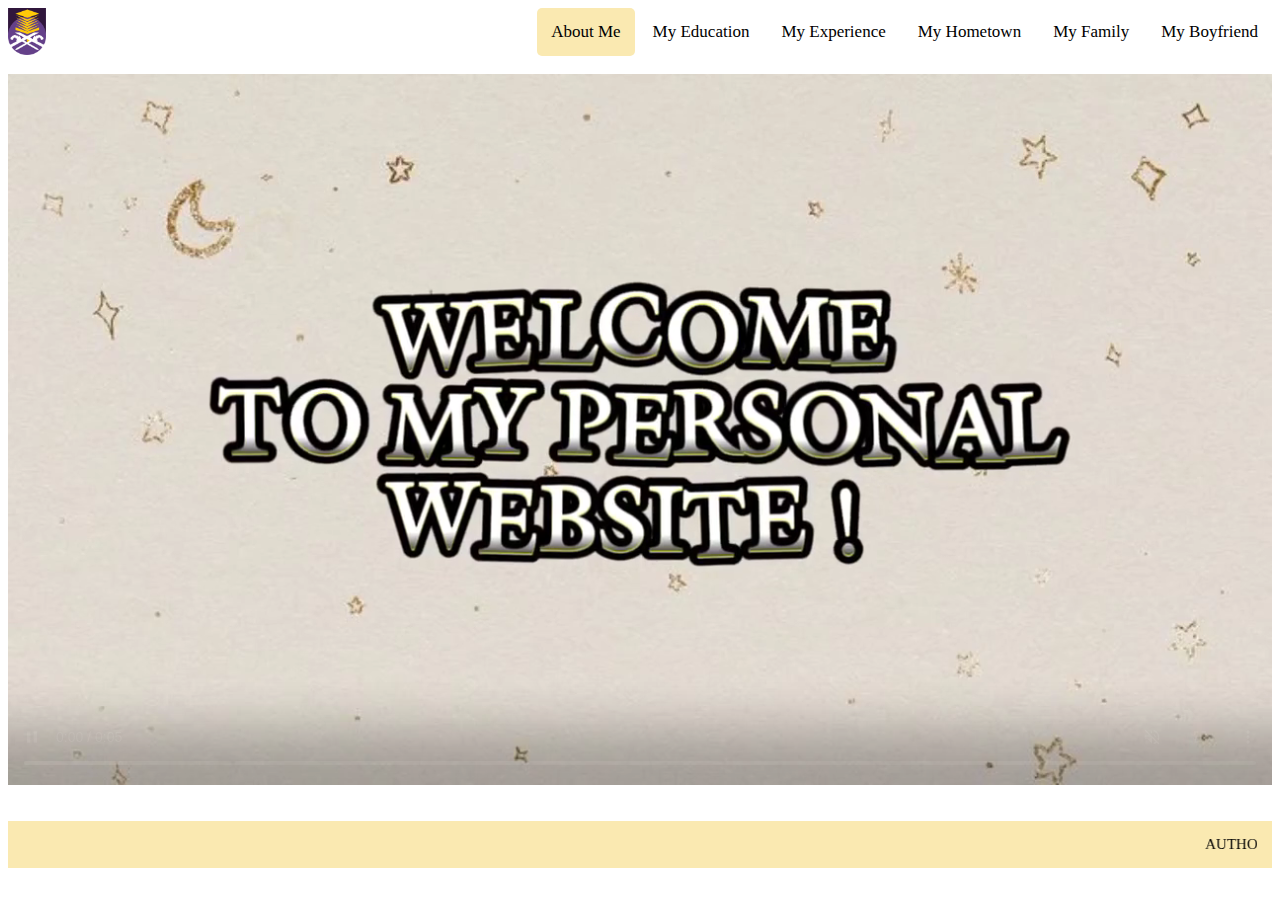
<file: index.html>
<html>
<head>
<link rel="stylesheet" href="asset/css/header.css">
<title> MY BLOG 
</title>
</head>
<body>

<div class="pill-nav" align="right">
  <a class="active" href="file:///C:/Users/Acer/Favorites/Downloads/INDIVIDUAL%20ASSIGNMENT%20IMD311/about_me.html"> About Me </a>
  <a href="file:///C:/Users/Acer/Favorites/Downloads/INDIVIDUAL%20ASSIGNMENT%20IMD311/education.html"> My Education </a>
  <a href="file:///C:/Users/Acer/Favorites/Downloads/INDIVIDUAL%20ASSIGNMENT%20IMD311/experience.html"> My Experience </a>
  <a href="file:///C:/Users/Acer/Favorites/Downloads/INDIVIDUAL%20ASSIGNMENT%20IMD311/hometown.html"> My Hometown </a>
  <a href="file:///C:/Users/Acer/Favorites/Downloads/INDIVIDUAL%20ASSIGNMENT%20IMD311/family.html"> My Family </a>
  <a href="file:///C:/Users/Acer/Favorites/Downloads/INDIVIDUAL%20ASSIGNMENT%20IMD311/boyfriend.html"> My Boyfriend </a>

<image src="asset\image\uitm.jpg.png" width="3%" align="left">

</div>

<br>
<video width="100%" controls autoplay muted loop>
  <source src="asset\video\intro.mp4" type="video/mp4">
</video>

<br><br><br>

<footer>
<marquee> AUTHOR : DANISHA BADRINA BINTI SYAMSUL HIDAYAT 
</marquee> 
</footer> 

</body>
</html>
</file>
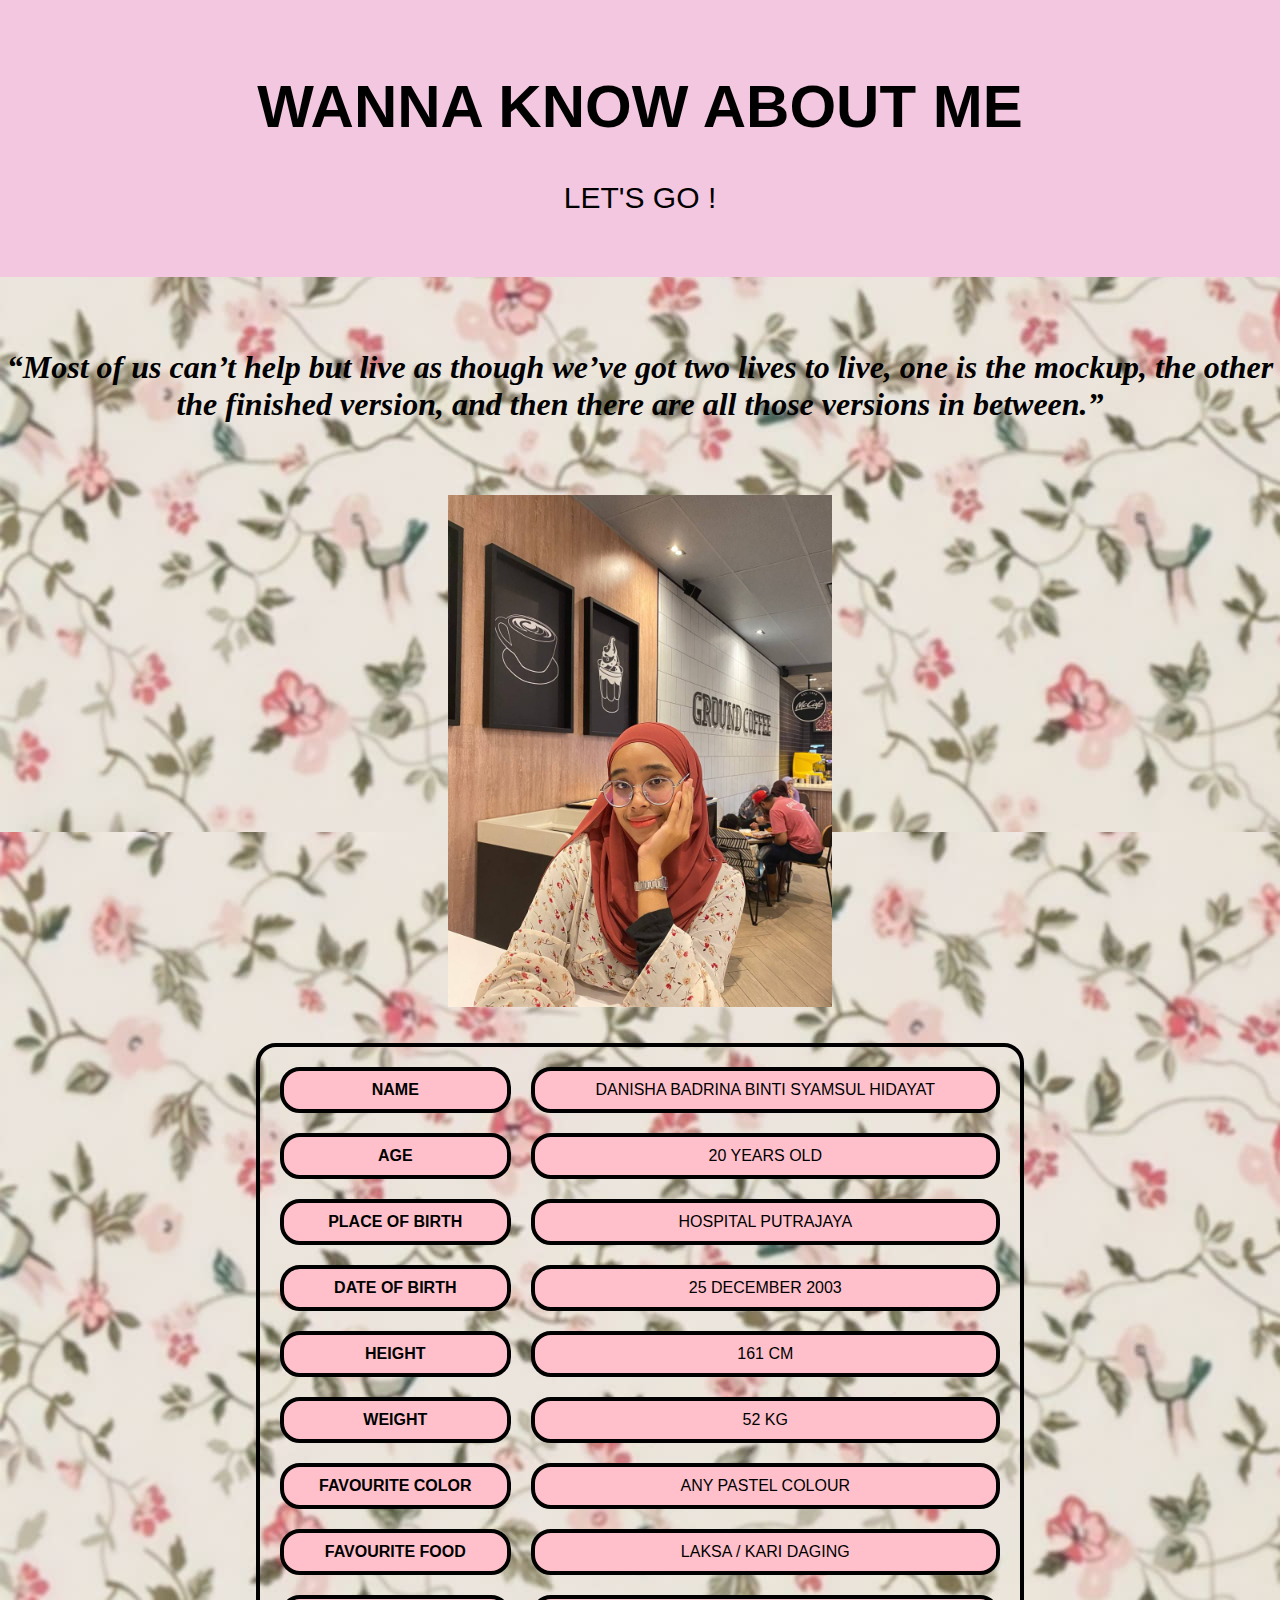
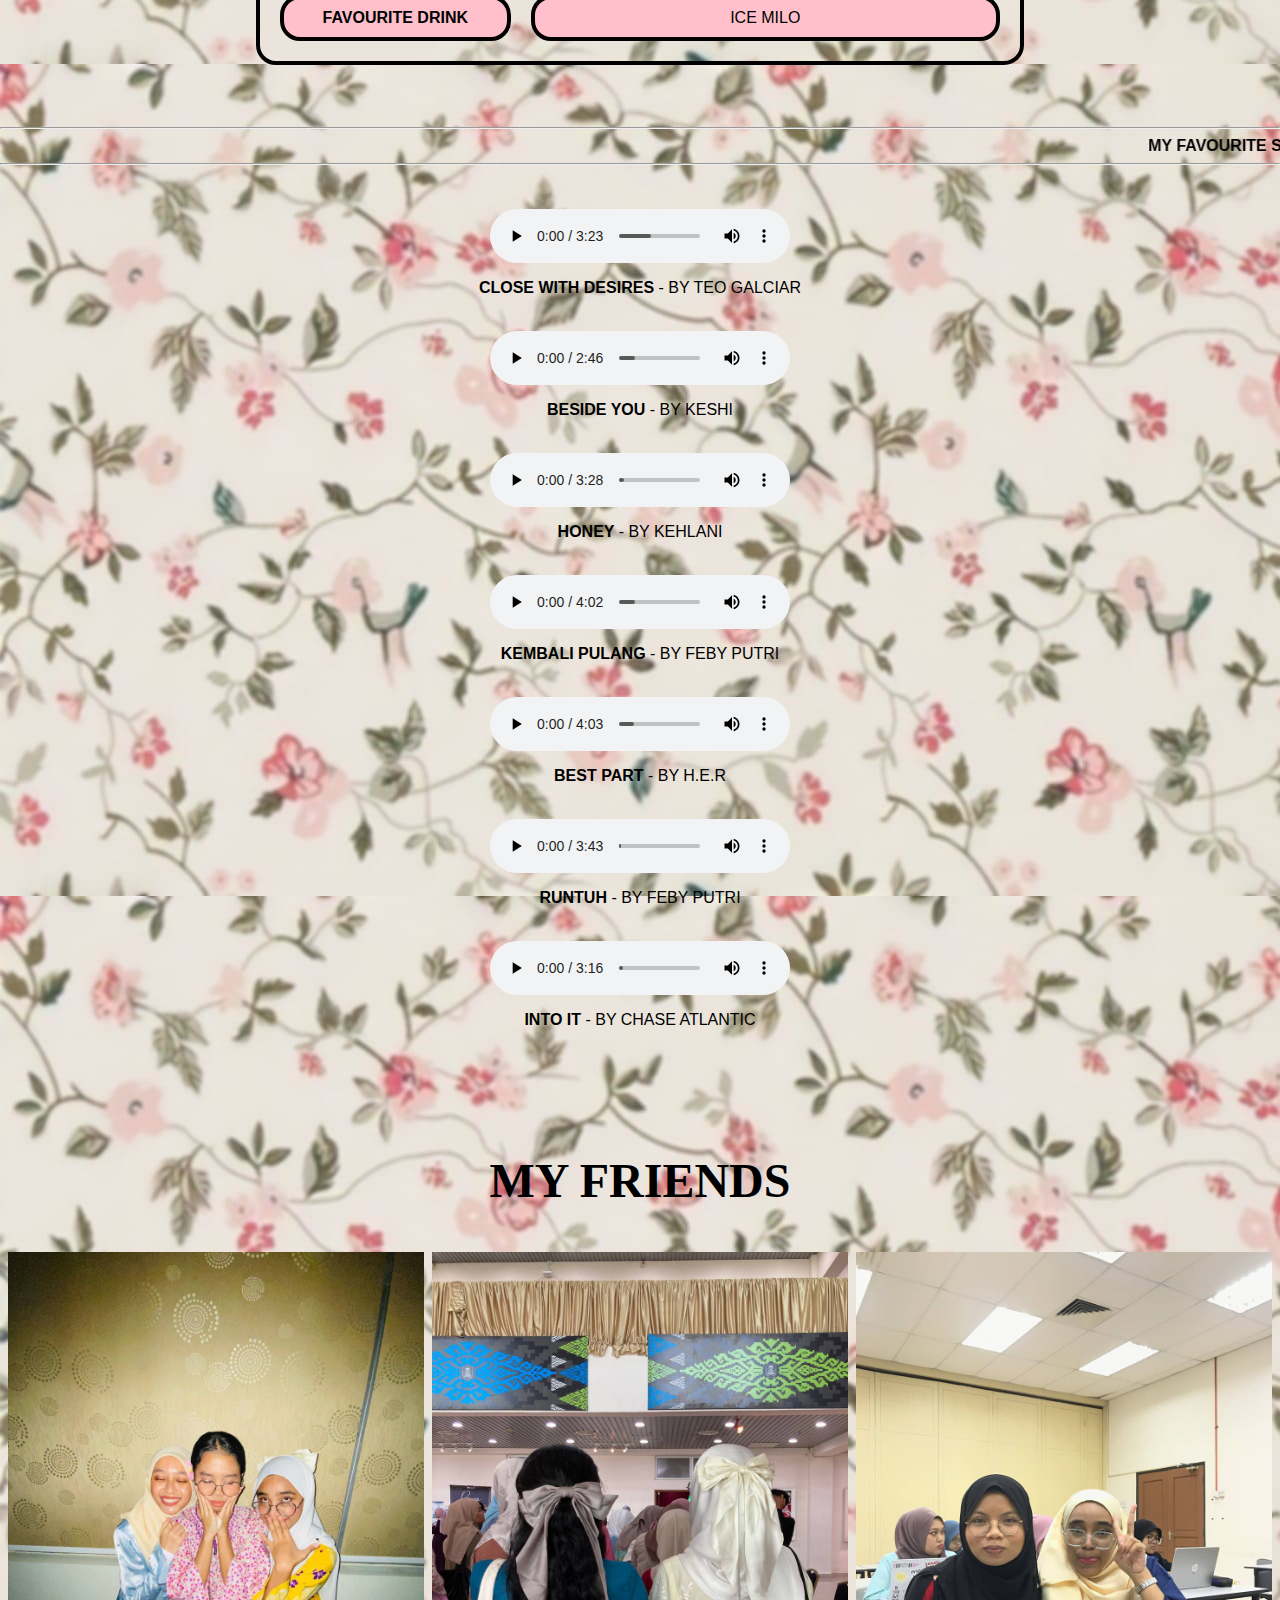
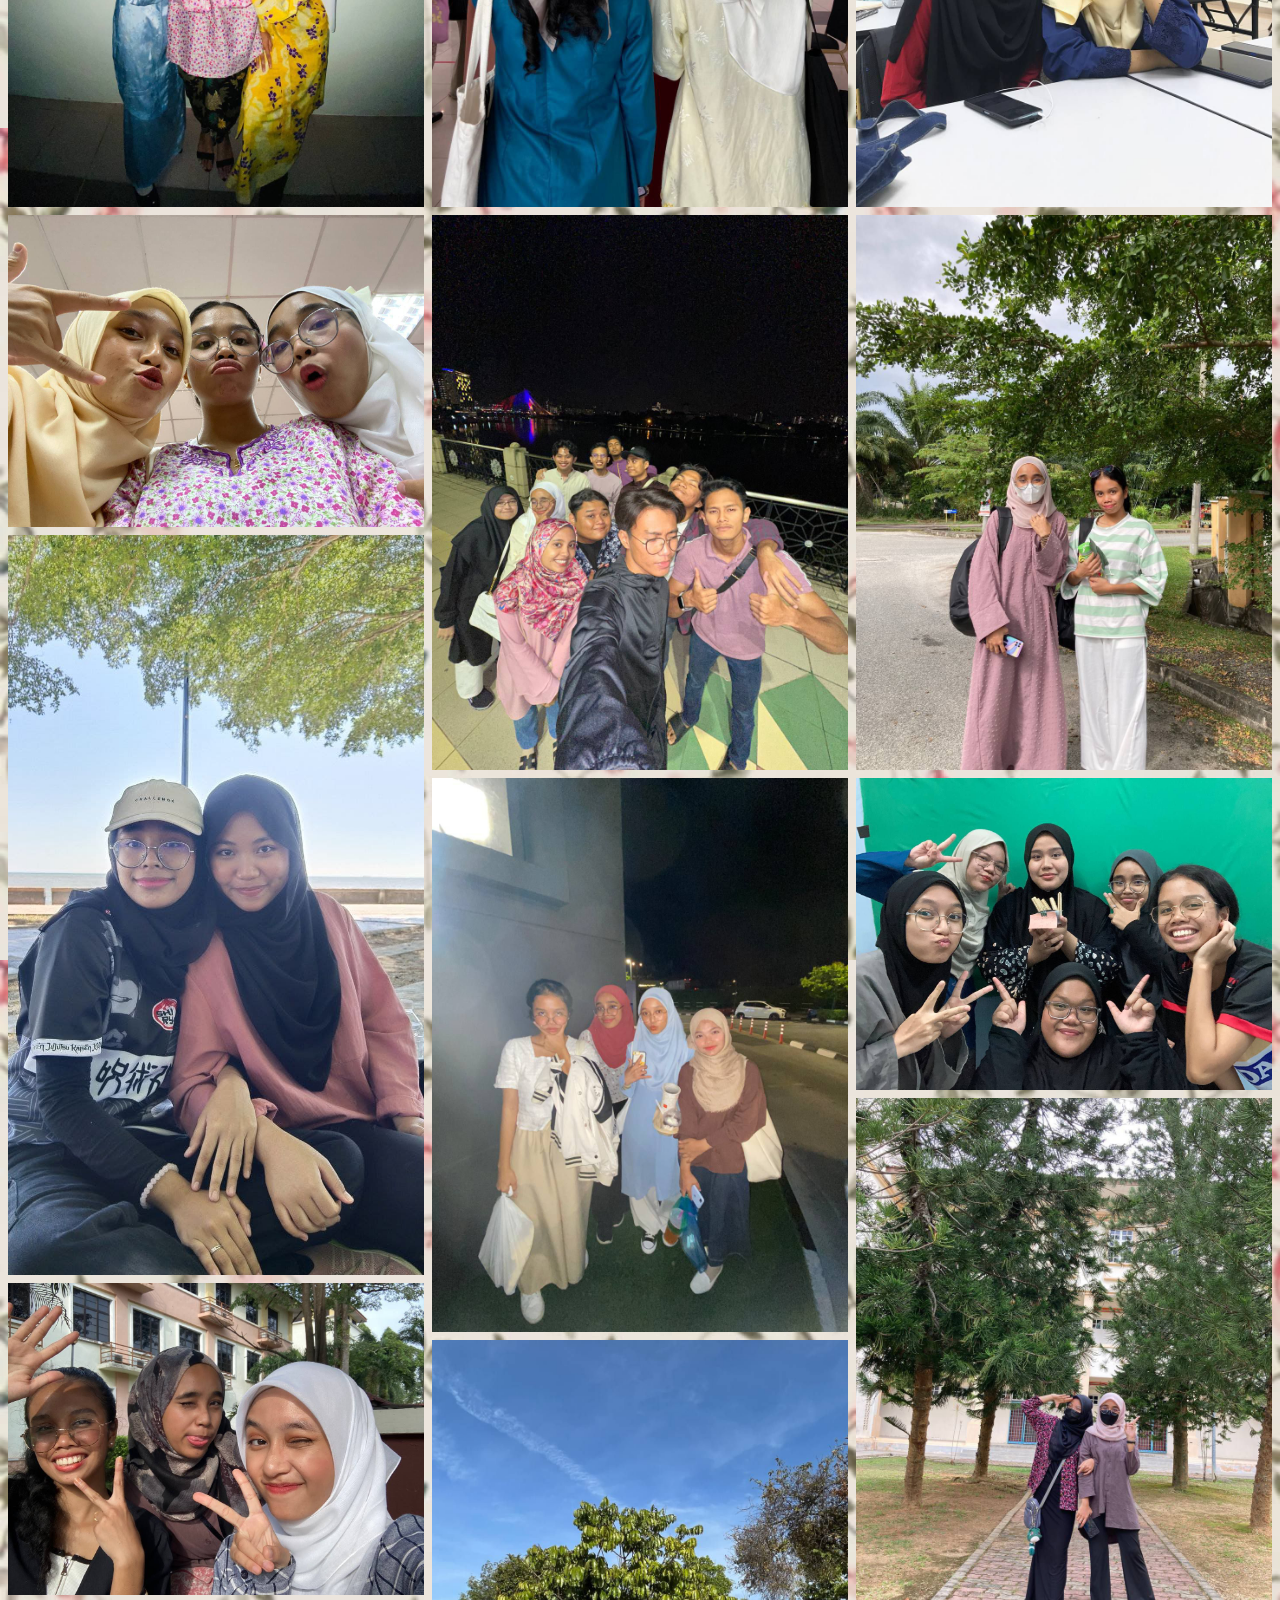
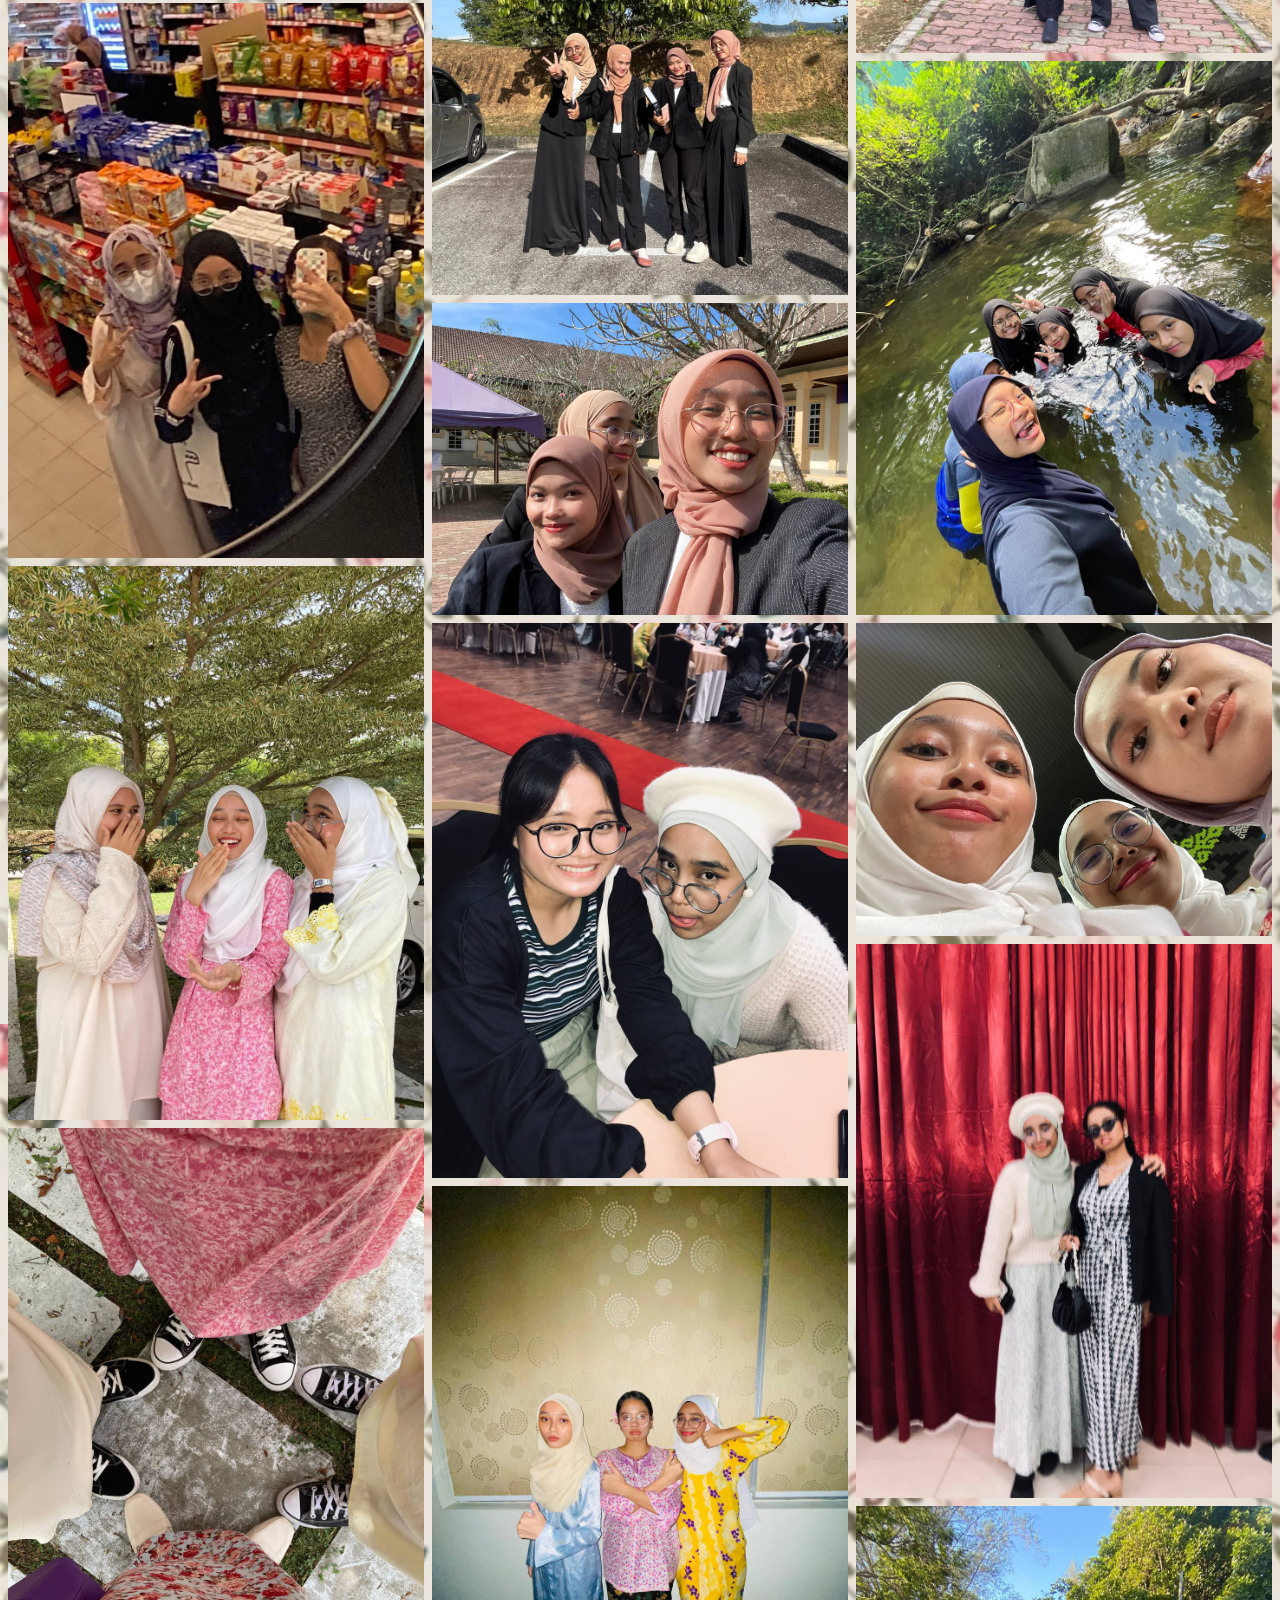
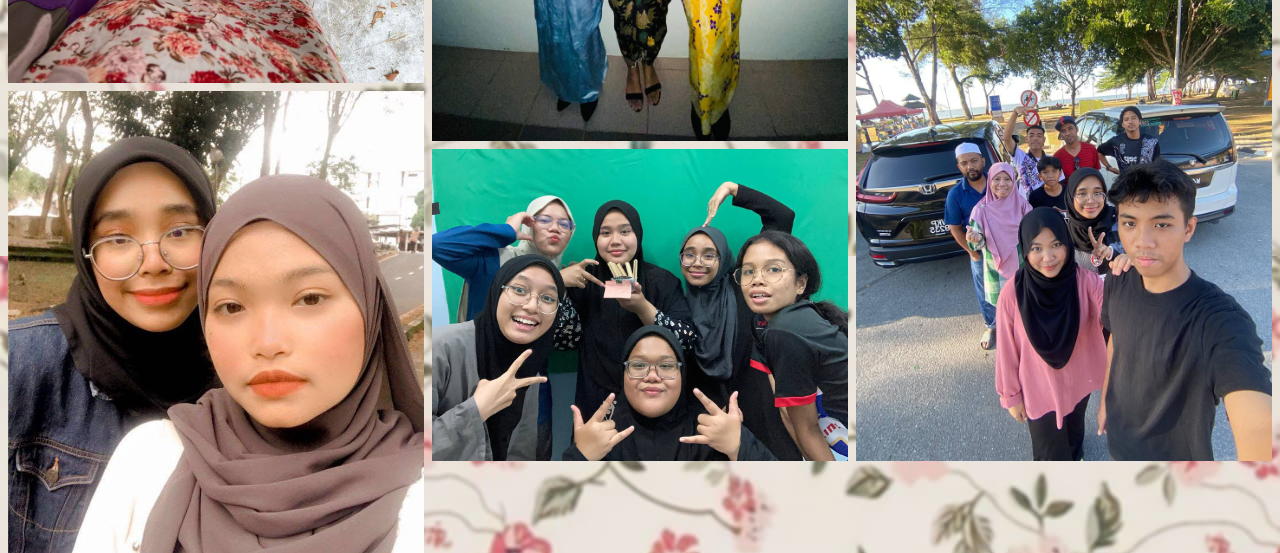
<file: about_me.html>
<html>
<head>
<link rel="stylesheet" href="asset/css/title.css">
<title> ABOUT ME 
</title>
</head>
<body background="asset\image\blur.jpg">

<div class="header">
  <h1> WANNA KNOW ABOUT ME </h1>
  <p> LET'S GO ! </p>
</div>
 
<br><br><br><br>

<center>
<font size="6" color="black" face="Signika"> <b> <i> “Most of us can’t help but live as though we’ve got two lives to live, one is the mockup, the other the finished version, and then there are all those versions in between.”  </b> </i> </font>
</center>

<br><br><br><br>
<center>
<img src="asset\image\myself.jpg.jpg" width="30%"> 
</center> 

<br><br> 
<table border="2" width="60%" cellpadding="10px" cellspacing="20px" align="center">
<tr> 
<td align="center" bgcolor="pink"> <b>  NAME </b> </td> 
<td align="center" bgcolor="pink"> DANISHA BADRINA BINTI SYAMSUL HIDAYAT </td>
</tr>

<tr> 
<td align="center" bgcolor="pink"> <b>  AGE </b> </td>
<td align="center" bgcolor="pink"> 20 YEARS OLD </td>
</tr>

<tr> 
<td align="center" bgcolor="pink"> <b> PLACE OF BIRTH  </b> </td>
<td align="center" bgcolor="pink"> HOSPITAL PUTRAJAYA </td>
</tr>

<tr> 
<td align="center" bgcolor="pink"> <b> DATE OF BIRTH </b> </td>
<td align="center" bgcolor="pink"> 25 DECEMBER 2003 </td>
</tr>

<tr> 
<td align="center" bgcolor="pink"> <b> HEIGHT </b> </td>
<td align="center" bgcolor="pink"> 161 CM </td>
</tr>

<tr> 
<td align="center" bgcolor="pink"> <b> WEIGHT </b> </td>
<td align="center" bgcolor="pink"> 52 KG </td>
</tr>

<tr> 
<td align="center" bgcolor="pink"> <b> FAVOURITE COLOR  </b> </td>
<td align="center" bgcolor="pink"> ANY PASTEL COLOUR </td>
</tr>

<tr> 
<td align="center" bgcolor="pink"> <b> FAVOURITE FOOD  </b> </td>
<td align="center" bgcolor="pink"> LAKSA / KARI DAGING </td>
</tr>

<tr> 
<td align="center" bgcolor="pink"> <b> FAVOURITE DRINK  </b> </td>
<td align="center" bgcolor="pink"> ICE MILO </td>
</tr>
</table>
<br><br><br>

<hr>
<marquee scrollamount="12"> <b> MY FAVOURITE SONG PLAYLIST </b>
</marquee>
<hr> 
<br><br>

<center>
<audio controls>
<source src="asset/audio/reo.mp3.mp3" type="audio/mpeg"
</audio>
</center>
<p> <center> <b> CLOSE WITH DESIRES </b> - BY TEO GALCIAR </p> </center>

<br>
<center>
<audio controls>
<source src="asset/audio/keshi.mp3.mp3" type="audio/mpeg"
</audio>
</center>
<p> <center> <b> BESIDE YOU </b> - BY KESHI </p> </center>

<br>
<center>
<audio controls>
<source src="asset/audio/honey.mp3.mp3" type="audio/mpeg"
</audio>
</center>
<p> <center> <b> HONEY </b> - BY KEHLANI </p> </center>

<br>
<center>
<audio controls>
<source src="asset/audio/Kembali%20Pulang%20-%20Suara%20Kayu%20Feat.%20Feby%20Putri%20(Official%20Music%20Video)%20(1).mp3" type="audio/mpeg"
</audio>
</center>
<p> <center> <b> KEMBALI PULANG </b> - BY FEBY PUTRI </p> </center>

<br>
<center>
<audio controls>
<source src="asset/audio/bestpart.mp3.mp3" type="audio/mpeg"
</audio>
</center>
<p> <center> <b> BEST PART </b> - BY H.E.R </p> </center>

<br>
<center>
<audio controls>
<source src="asset/audio/runtuh.mp3.mp3" type="audio/mpeg"
</audio>
</center>
<p> <center> <b> RUNTUH </b> - BY FEBY PUTRI </p> </center>

<br>
<center>
<audio controls>
<source src="asset/audio/intoit.mp3.mp3" type="audio/mpeg"
</audio>
</center>
<p> <center> <b> INTO IT </b> - BY CHASE ATLANTIC</p> </center>

<br><br><br><br><br><br>

<center> <b> <font size="10" face="cambria"> MY FRIENDS </font> </b> </center>
<br><br>

<!-- Photo Grid -->
<div class="row"> 
  <div class="column">
    <img src="asset\image\satu.jpg" style="width:100%">
    <img src="asset\image\dua.jpg" style="width:100%">
    <img src="asset\image\tiga.jpg" style="width:100%">
    <img src="asset\image\empat.jpg" style="width:100%">
    <img src="asset\image\lima.jpg" style="width:100%">
    <img src="asset\image\enam.jpg" style="width:100%">
    <img src="asset\image\tujuh.jpg" style="width:100%">
    <img src="asset\image\duatiga.jpg" style="width:100%">
  </div>
  <div class="column">
    <img src="asset\image\lapan.jpg" style="width:100%">
    <img src="asset\image\sembilan.jpg" style="width:1q00%">
    <img src="asset\image\sepuluh.jpg" style="width:100%">
    <img src="asset\image\sebelas.jpg" style="width:100%">
    <img src="asset\image\duabelas.jpg" style="width:100%">
    <img src="asset\image\tigabelas.jpg" style="width:100%">
    <img src="asset\image\duasatu.jpg" style="width:100%">
    <img src="asset\image\duadua.jpg" style="width:100%">
  </div>  
  <div class="column">
    <img src="asset\image\empatbelas.jpg" style="width:100%">
    <img src="asset\image\limabelas.jpg" style="width:100%">
    <img src="asset\image\enambelas.jpg" style="width:100%">
    <img src="asset\image\tujuhbelas.jpg" style="width:100%">
    <img src="asset\image\lapanbelas.jpg" style="width:100%">
    <img src="asset\image\sembilanbelas.jpg" style="width:100%">
    <img src="asset\image\duapuluh.jpg" style="width:100%">
    <img src="asset\image\duaempat.jpg" style="width:100%">
  </div>
</div>

<script>
// Get the elements with class="column"
var elements = document.getElementsByClassName("column");

// Declare a loop variable
var i;

// Full-width images
function one() {
    for (i = 0; i < elements.length; i++) {
    elements[i].style.msFlex = "100%";  // IE10
    elements[i].style.flex = "100%";
  }
}

// Two images side by side
function two() {
  for (i = 0; i < elements.length; i++) {
    elements[i].style.msFlex = "50%";  // IE10
    elements[i].style.flex = "50%";
  }
}

// Four images side by side
function four() {
  for (i = 0; i < elements.length; i++) {
    elements[i].style.msFlex = "25%";  // IE10
    elements[i].style.flex = "25%";
  }
}

// Add active class to the current button (highlight it)
var header = document.getElementById("myHeader");
var btns = header.getElementsByClassName("btn");
for (var i = 0; i < btns.length; i++) {
  btns[i].addEventListener("click", function() {
    var current = document.getElementsByClassName("active");
    current[0].className = current[0].className.replace(" active", "");
    this.className += " active";
  });
}
</script>


</body>
</html>
</file>
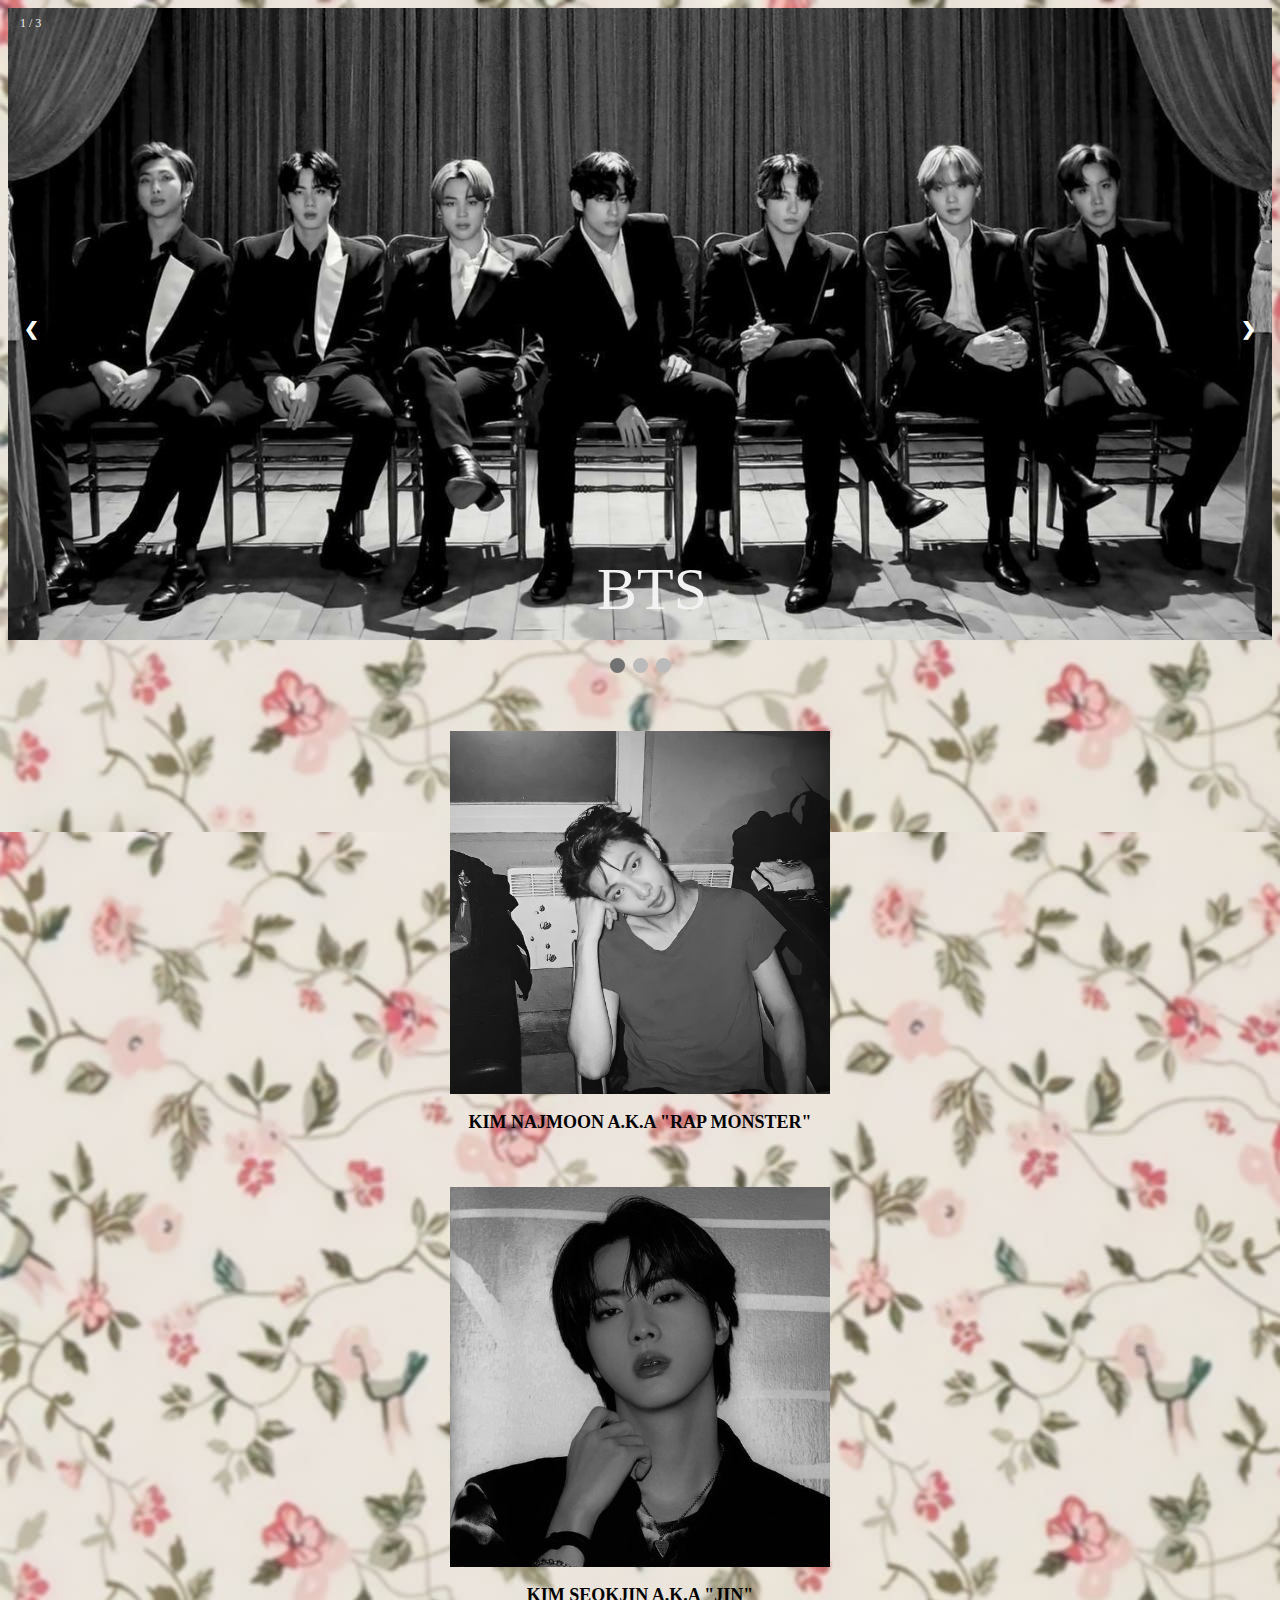
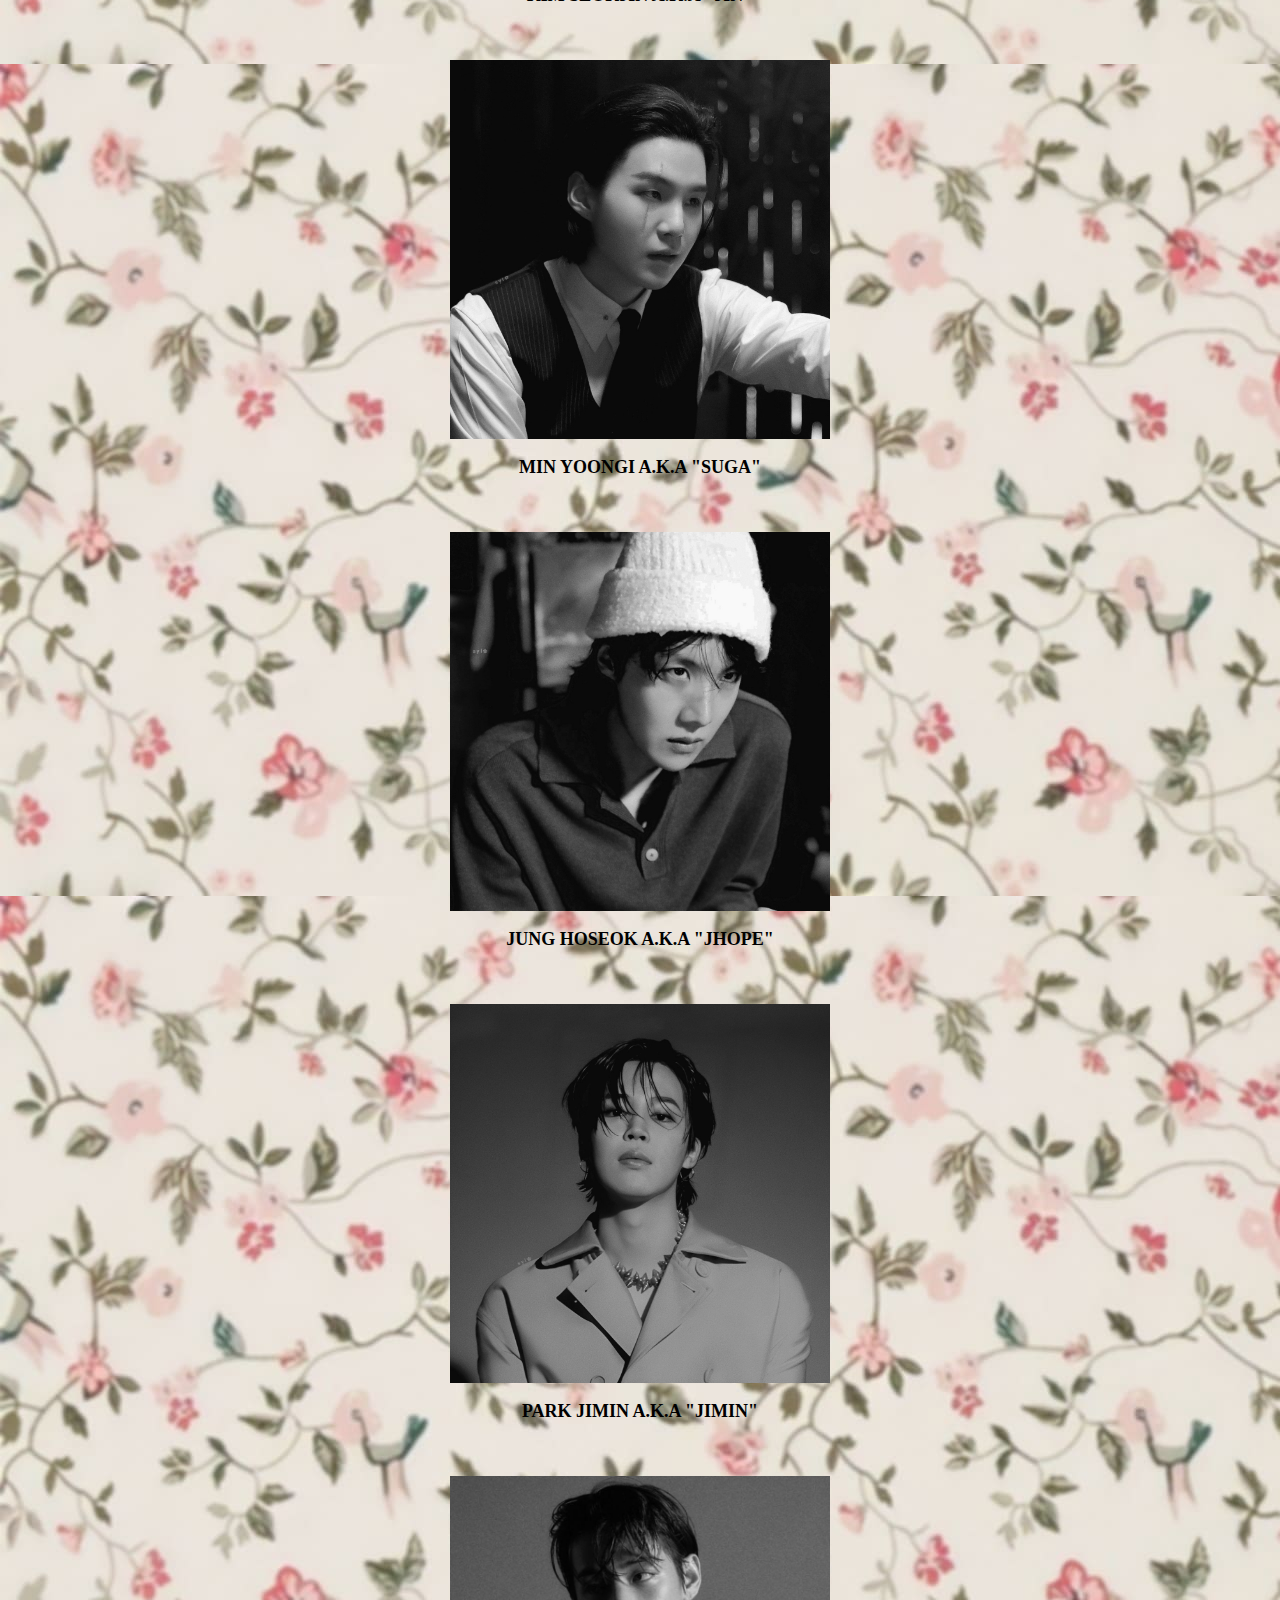
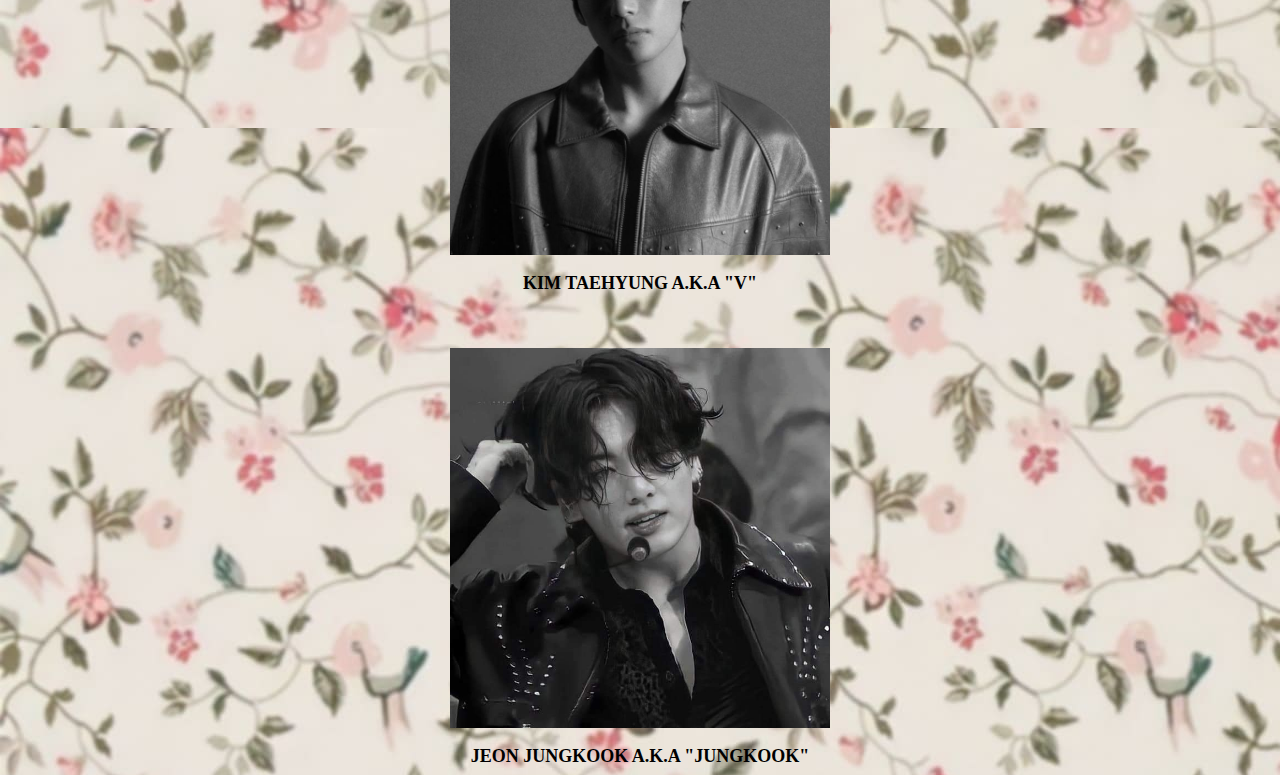
<file: boyfriend.html>
<html>
<head>
<link rel="stylesheet" href="asset/css/boyfriend.css">
<title> MY BOYFRIEND
</title>
</head>
<body background="asset\image\blur.jpg">

<div class="slideshow-container">

<div class="mySlides fade">
  <div class="numbertext">1 / 3</div>
  <img src="asset\image\bangtan1.jpg" style="width:100%">
  <div class="text"> BTS </div>
</div>

<div class="mySlides fade">
  <div class="numbertext">2 / 3</div>
  <img src="asset\image\bangtan2.jpg" style="width:100%">
  <div class="text"> BANGTAN SOYEONDAN </div>
</div>

<div class="mySlides fade">
  <div class="numbertext">3 / 3</div>
  <img src="asset\image\bangtan3.jpg" style="width:100%">
  <div class="text">  BTS </div>
</div>

<a class="prev" onclick="plusSlides(-1)">❮</a>
<a class="next" onclick="plusSlides(1)">❯</a>

</div>
<br>

<div style="text-align:center">
  <span class="dot" onclick="currentSlide(1)"></span> 
  <span class="dot" onclick="currentSlide(2)"></span> 
  <span class="dot" onclick="currentSlide(3)"></span> 
</div>

<script>
let slideIndex = 1;
showSlides(slideIndex);

function plusSlides(n) {
  showSlides(slideIndex += n);
}

function currentSlide(n) {
  showSlides(slideIndex = n);
}

function showSlides(n) {
  let i;
  let slides = document.getElementsByClassName("mySlides");
  let dots = document.getElementsByClassName("dot");
  if (n > slides.length) {slideIndex = 1}    
  if (n < 1) {slideIndex = slides.length}
  for (i = 0; i < slides.length; i++) {
    slides[i].style.display = "none";  
  }
  for (i = 0; i < dots.length; i++) {
    dots[i].className = dots[i].className.replace(" active", "");
  }
  slides[slideIndex-1].style.display = "block";  
  dots[slideIndex-1].className += " active";
}
</script>
<br><br><br>

<center>
<img src="asset\image\namjoon.jpg" width="30%"> </center>
<br>
<center> <font size="4" face="cambria"> <b> KIM NAJMOON A.K.A "RAP MONSTER" </font> </center> </b>

<br><br><br>

<center>
<img src="asset\image\jin.jpg" width="30%"> </center>
<br>
<center> <font size="4" face="cambria"> <b> KIM SEOKJIN A.K.A "JIN" </font> </center> </b>

<br><br><br>

<center>
<img src="asset\image\suga.jpg" width="30%"> </center>
<br>
<center> <font size="4" face="cambria"> <b> MIN YOONGI A.K.A "SUGA" </font> </center> </b>

<br><br><br>

<center>
<img src="asset\image\jhope.jpg" width="30%"> </center>
<br>
<center> <font size="4" face="cambria"> <b> JUNG HOSEOK A.K.A "JHOPE" </font> </center> </b>

<br><br><br>

<center>
<img src="asset\image\jimin.jpg" width="30%"> </center>
<br>
<center> <font size="4" face="cambria"> <b> PARK JIMIN A.K.A "JIMIN" </font> </center> </b>

<br><br><br>

<center>
<img src="asset\image\taehyung.jpg" width="30%"> </center>
<br>
<center> <font size="4" face="cambria"> <b> KIM TAEHYUNG A.K.A "V" </font> </center> </b>

<br><br><br>

<center>
<img src="asset\image\jungkook.jpg" width="30%"> </center>
<br>
<center> <font size="4" face="cambria"> <b> JEON JUNGKOOK A.K.A "JUNGKOOK" </font> </center> </b>


</body>
</html>
</file>
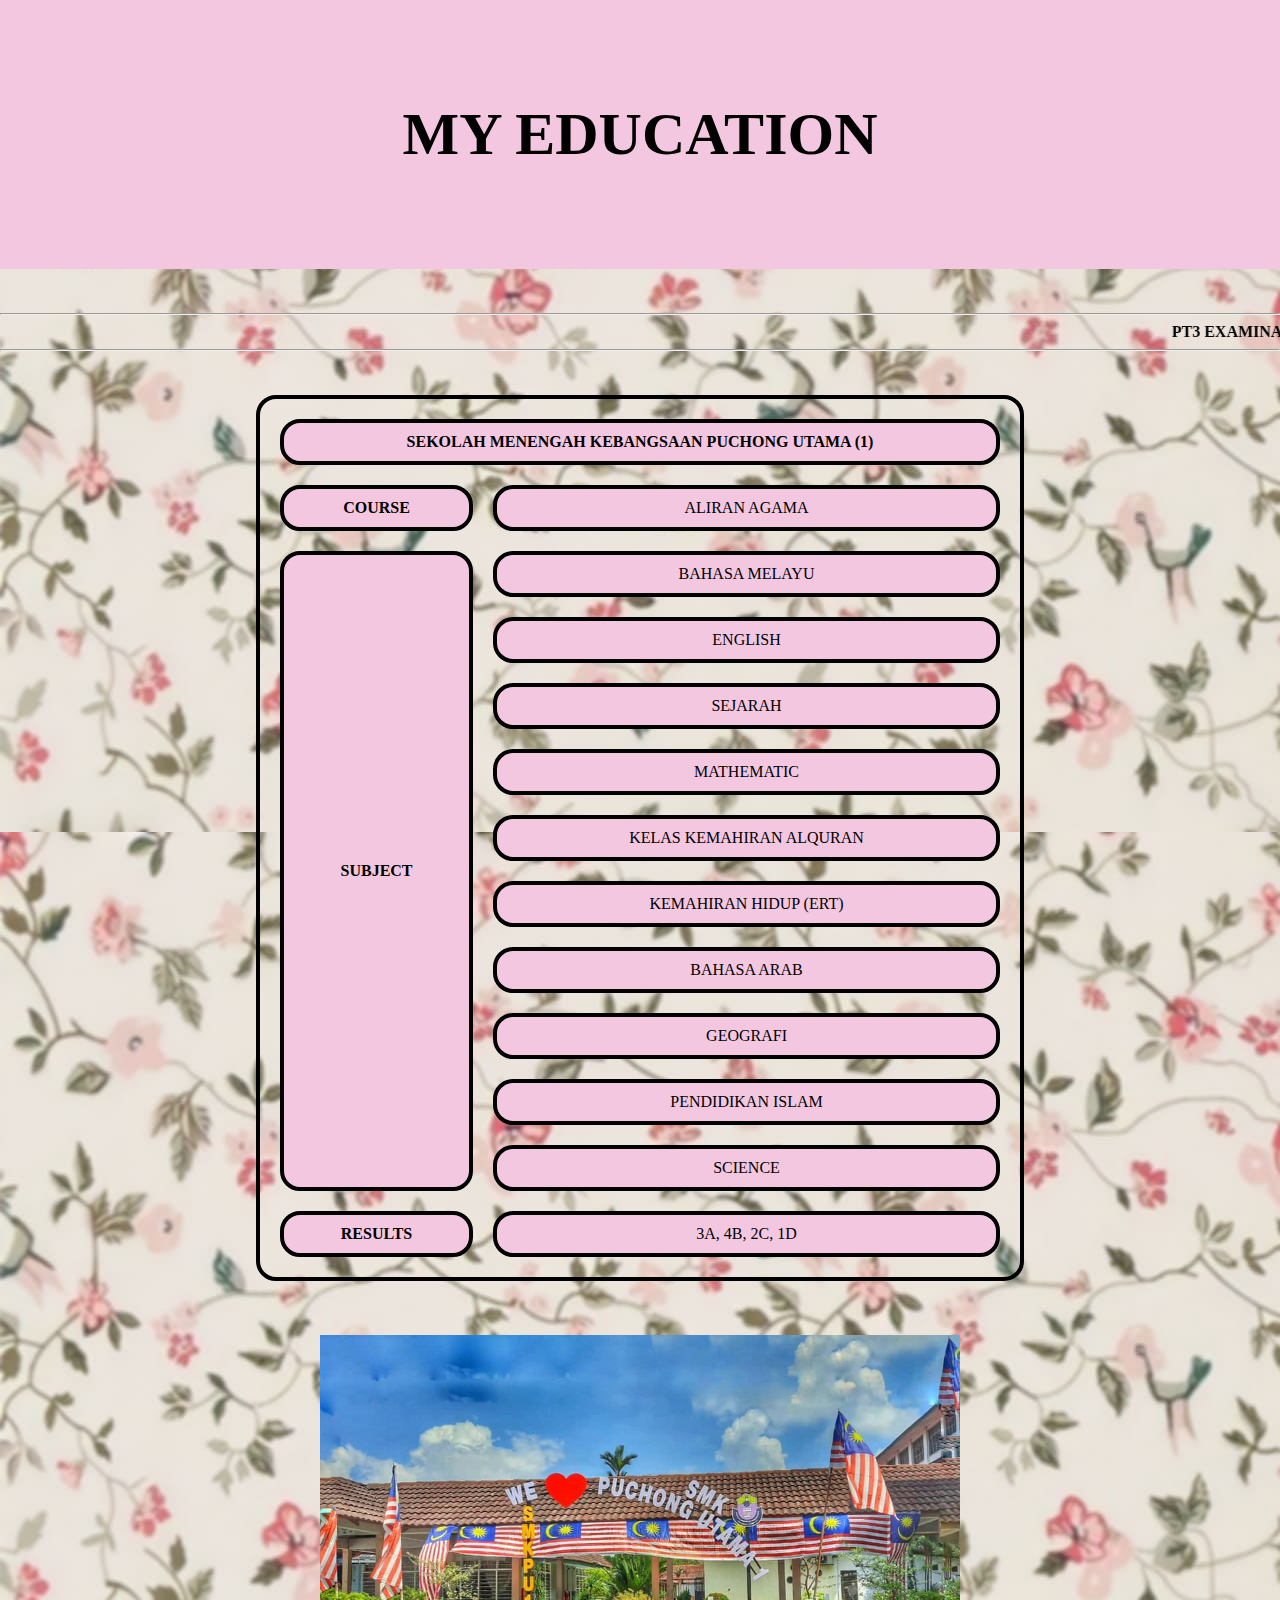
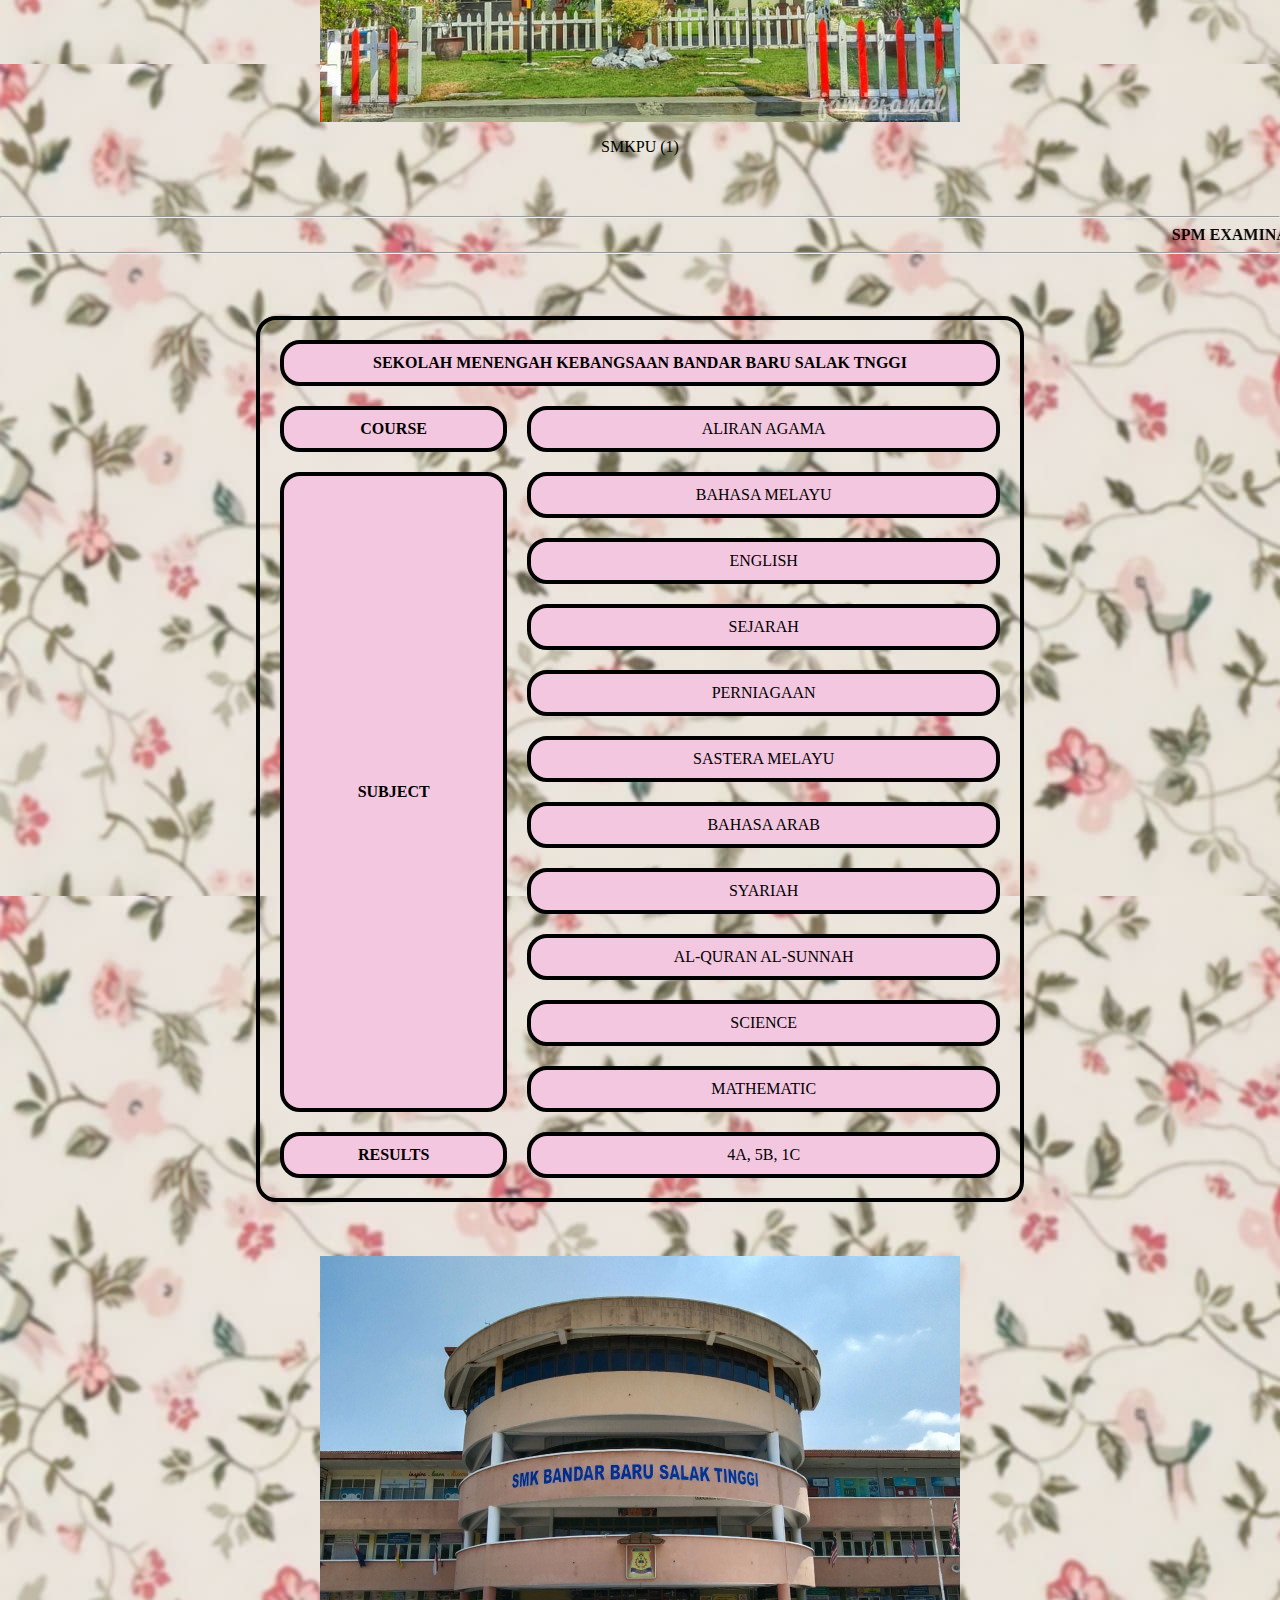
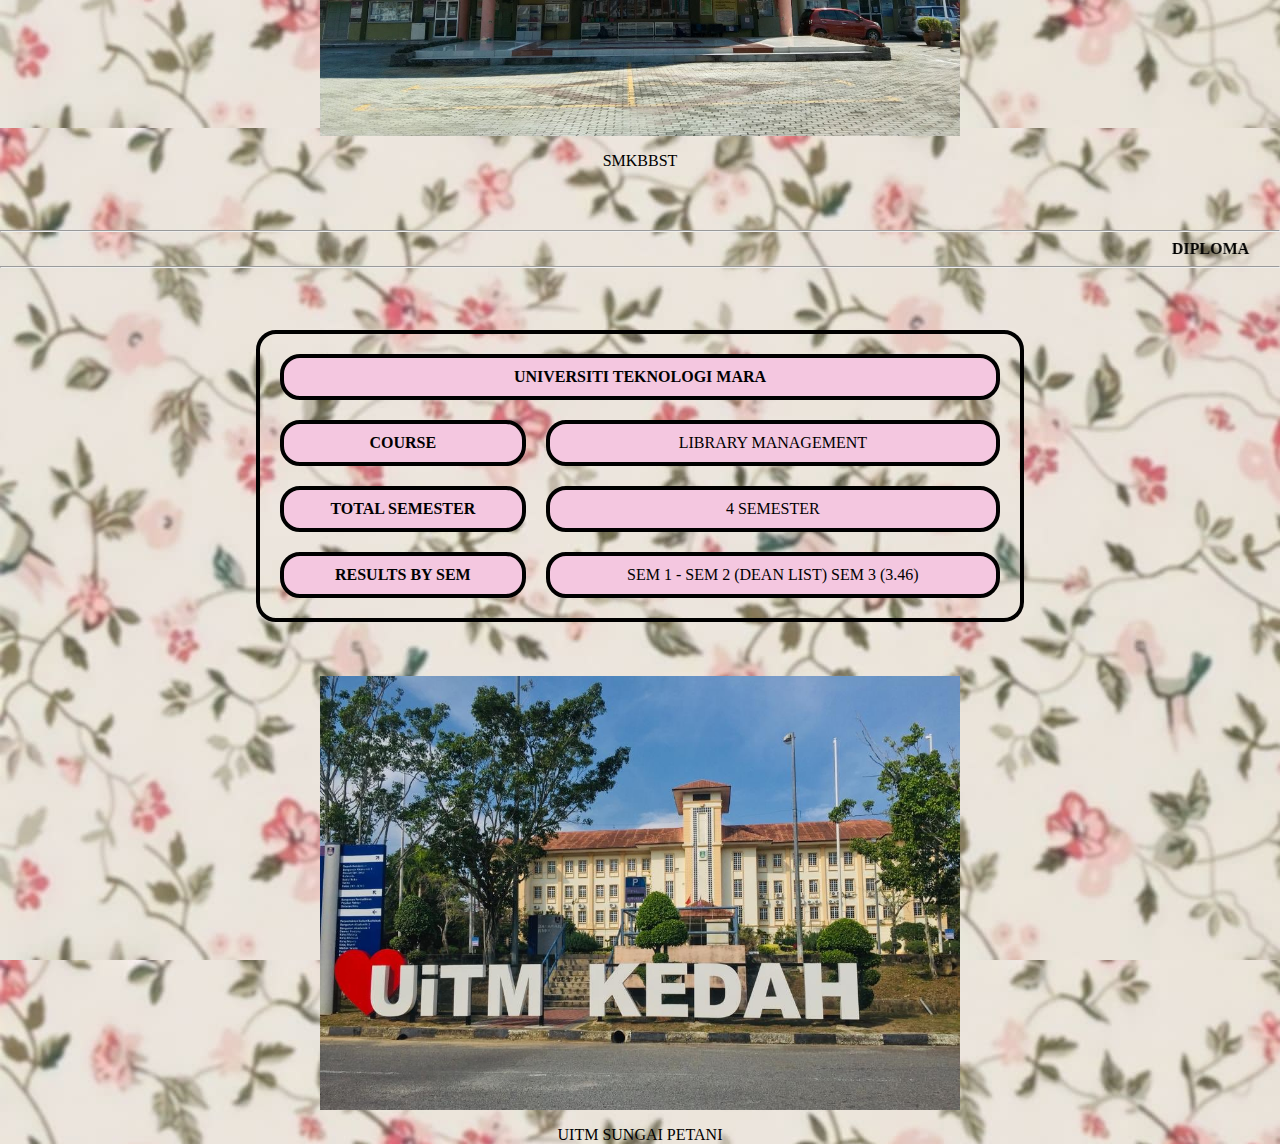
<file: education.html>
<html>
<head>
<link rel="stylesheet" href="asset/css/thirdpage.css">
<title> MY EDUCATION 
</title>
</head>
<body background="asset\image\blur.jpg">


<div class="header">
  <h1> MY EDUCATION </h1>
</div>
<br><br> 

<hr>
<marquee scrollamount="12"> <b> PT3 EXAMINATION </b>
</marquee>
<hr> 
<br><br>

<table border="2" width="60%" cellpadding="10px" cellspacing="20px" align="center">
<tr> 
<td align="center" colspan="2" bgcolor="#F4C7E0"> <b> SEKOLAH MENENGAH KEBANGSAAN PUCHONG UTAMA (1) </b> </td>
</tr>

<tr> 
<td align="center" bgcolor="#F4C7E0"> <b> COURSE </b> </td>
<td align="center" bgcolor="#F4C7E0"> ALIRAN AGAMA </td>
</tr>

<tr> 
<td align="center" rowspan="10" bgcolor="#F4C7E0"> <b> SUBJECT </b> </td>
<td align="center" bgcolor="#F4C7E0"> BAHASA MELAYU </td>
</tr>

<tr> 
<td align="center" bgcolor="#F4C7E0"> ENGLISH </td>
</tr>

<tr> 
<td align="center" bgcolor="#F4C7E0"> SEJARAH </td>
</tr>

<tr> 
<td align="center" bgcolor="#F4C7E0"> MATHEMATIC </td>
</tr>

<tr> 
<td align="center" bgcolor="#F4C7E0"> KELAS KEMAHIRAN ALQURAN </td>
</tr>

<tr> 
<td align="center" bgcolor="#F4C7E0"> KEMAHIRAN HIDUP (ERT) </td>
</tr>

<tr> 
<td align="center" bgcolor="#F4C7E0"> BAHASA ARAB </td>
</tr>

<tr> 
<td align="center" bgcolor="#F4C7E0"> GEOGRAFI </td>
</tr>

<tr> 
<td align="center" bgcolor="#F4C7E0"> PENDIDIKAN ISLAM </td>
</tr>

<tr> 
<td align="center" bgcolor="#F4C7E0"> SCIENCE </td>
</tr>

<tr> 
<td align="center" bgcolor="#F4C7E0"> <b> RESULTS </b> </td>
<td align="center" bgcolor="#F4C7E0"> 3A, 4B, 2C, 1D </td>
</tr>
</table>

<br><br><br>
<center>
<img src="asset\image\smkpu1.jpeg" width="50%"> 
</center>
<p> <center> SMKPU (1) </p> </center>

<br><br>

<hr>
<marquee scrollamount="12"> <b> SPM EXAMINATION </b>
</marquee>
<hr> 
<br><br><br>

<table border="2" width="60%" cellpadding="10px" cellspacing="20px" align="center">
<tr> 
<td align="center" colspan="2" bgcolor="#F4C7E0"> <b> SEKOLAH MENENGAH KEBANGSAAN BANDAR BARU SALAK TNGGI </b> </td>
</tr>

<tr> 
<td align="center" bgcolor="#F4C7E0"> <b> COURSE </b> </td>
<td align="center" bgcolor="#F4C7E0"> ALIRAN AGAMA </td>
</tr>

<tr> 
<td align="center" rowspan="10" bgcolor="#F4C7E0"> <b> SUBJECT </b> </td>
<td align="center" bgcolor="#F4C7E0"> BAHASA MELAYU </td>
</tr>

<tr> 
<td align="center" bgcolor="#F4C7E0"> ENGLISH </b> </td>
</tr>

<tr> 
<td align="center" bgcolor="#F4C7E0"> SEJARAH </b> </td>
</tr>

<tr> 
<td align="center" bgcolor="#F4C7E0"> PERNIAGAAN </b> </td>
</tr>

<tr> 
<td align="center" bgcolor="#F4C7E0"> SASTERA MELAYU </b> </td>
</tr>

<tr> 
<td align="center" bgcolor="#F4C7E0"> BAHASA ARAB </b> </td>
</tr>

<tr> 
<td align="center" bgcolor="#F4C7E0"> SYARIAH </b> </td>
</tr>

<tr> 
<td align="center" bgcolor="#F4C7E0"> AL-QURAN AL-SUNNAH </b> </td>
</tr>

<tr> 
<td align="center" bgcolor="#F4C7E0"> SCIENCE </b> </td>
</tr>

<tr> 
<td align="center" bgcolor="#F4C7E0"> MATHEMATIC </b> </td>
</tr>

<tr> 
<td align="center" bgcolor="#F4C7E0"> <b> RESULTS </b> </td>
<td align="center" bgcolor="#F4C7E0"> 4A, 5B, 1C </td>
</tr>
</table>

<br><br><br>
<center>
<img src="asset\image\smkbbst.jpeg" width="50%"> 
</center>
<p> <center> SMKBBST </p> </center>

<br><br>
<hr>
<marquee scrollamount="12"> <b> DIPLOMA </b>
</marquee>
<hr> 
<br><br><br>

<table border="2" width="60%" cellpadding="10px" cellspacing="20x" align="center">
<tr> 
<td align="center" colspan="2" bgcolor="#F4C7E0"> <b> UNIVERSITI TEKNOLOGI MARA </b> </td>
</tr>

<tr> 
<td align="center" bgcolor="#F4C7E0"> <b> COURSE </b> </td>
<td align="center" bgcolor="#F4C7E0"> LIBRARY MANAGEMENT </td>
</tr>

<tr> 
<td align="center" bgcolor="#F4C7E0"> <b> TOTAL SEMESTER </b> </td>
<td align="center" bgcolor="#F4C7E0"> 4 SEMESTER </td>
</tr>

<tr> 
<td align="center" bgcolor="#F4C7E0"> <b> RESULTS BY SEM </b> </b> </td>
<td align="center" bgcolor="#F4C7E0"> SEM 1 - SEM 2 (DEAN LIST) SEM 3 (3.46) </td>
</tr>
</table>

<br><br><br>
<center>
<img src="asset\image\uitm.jpeg" width="50%"> 
</center>
<p> <center> UITM SUNGAI PETANI </p> </center>

</body>
</html>
</file>
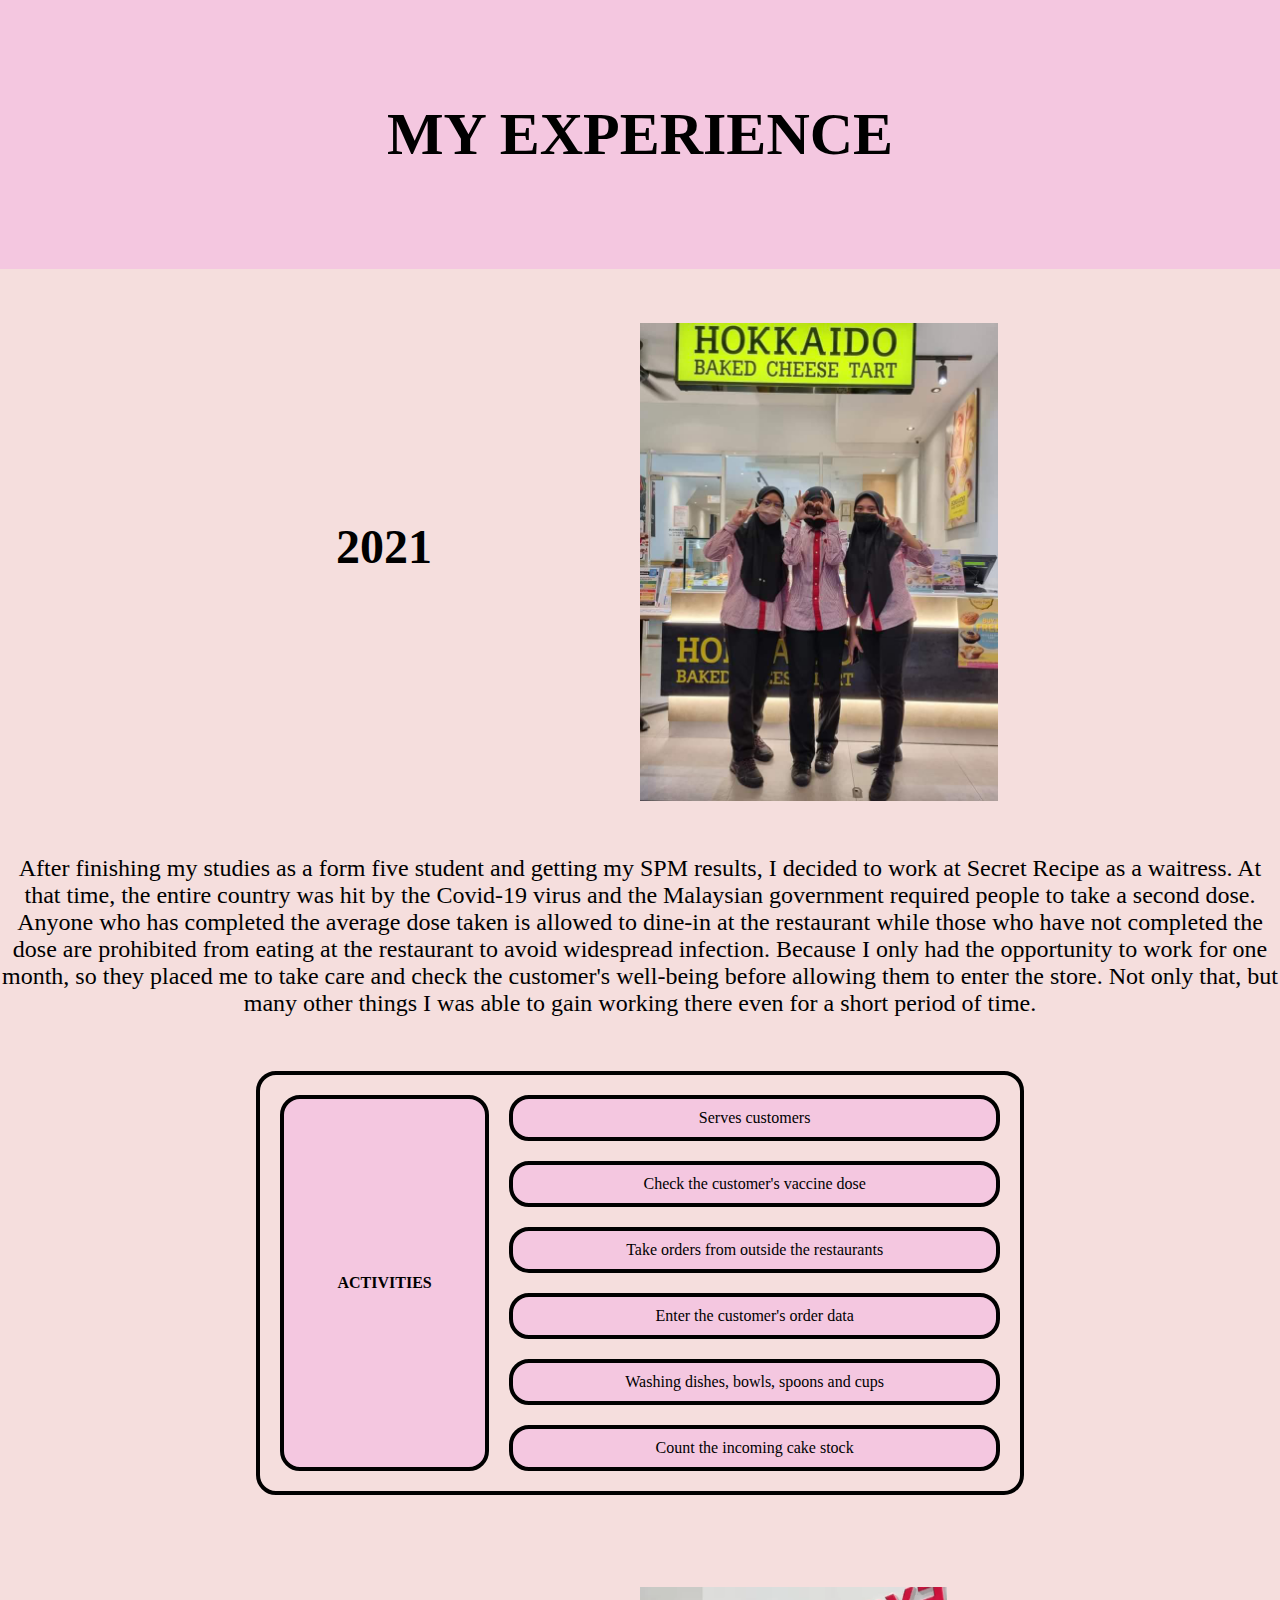
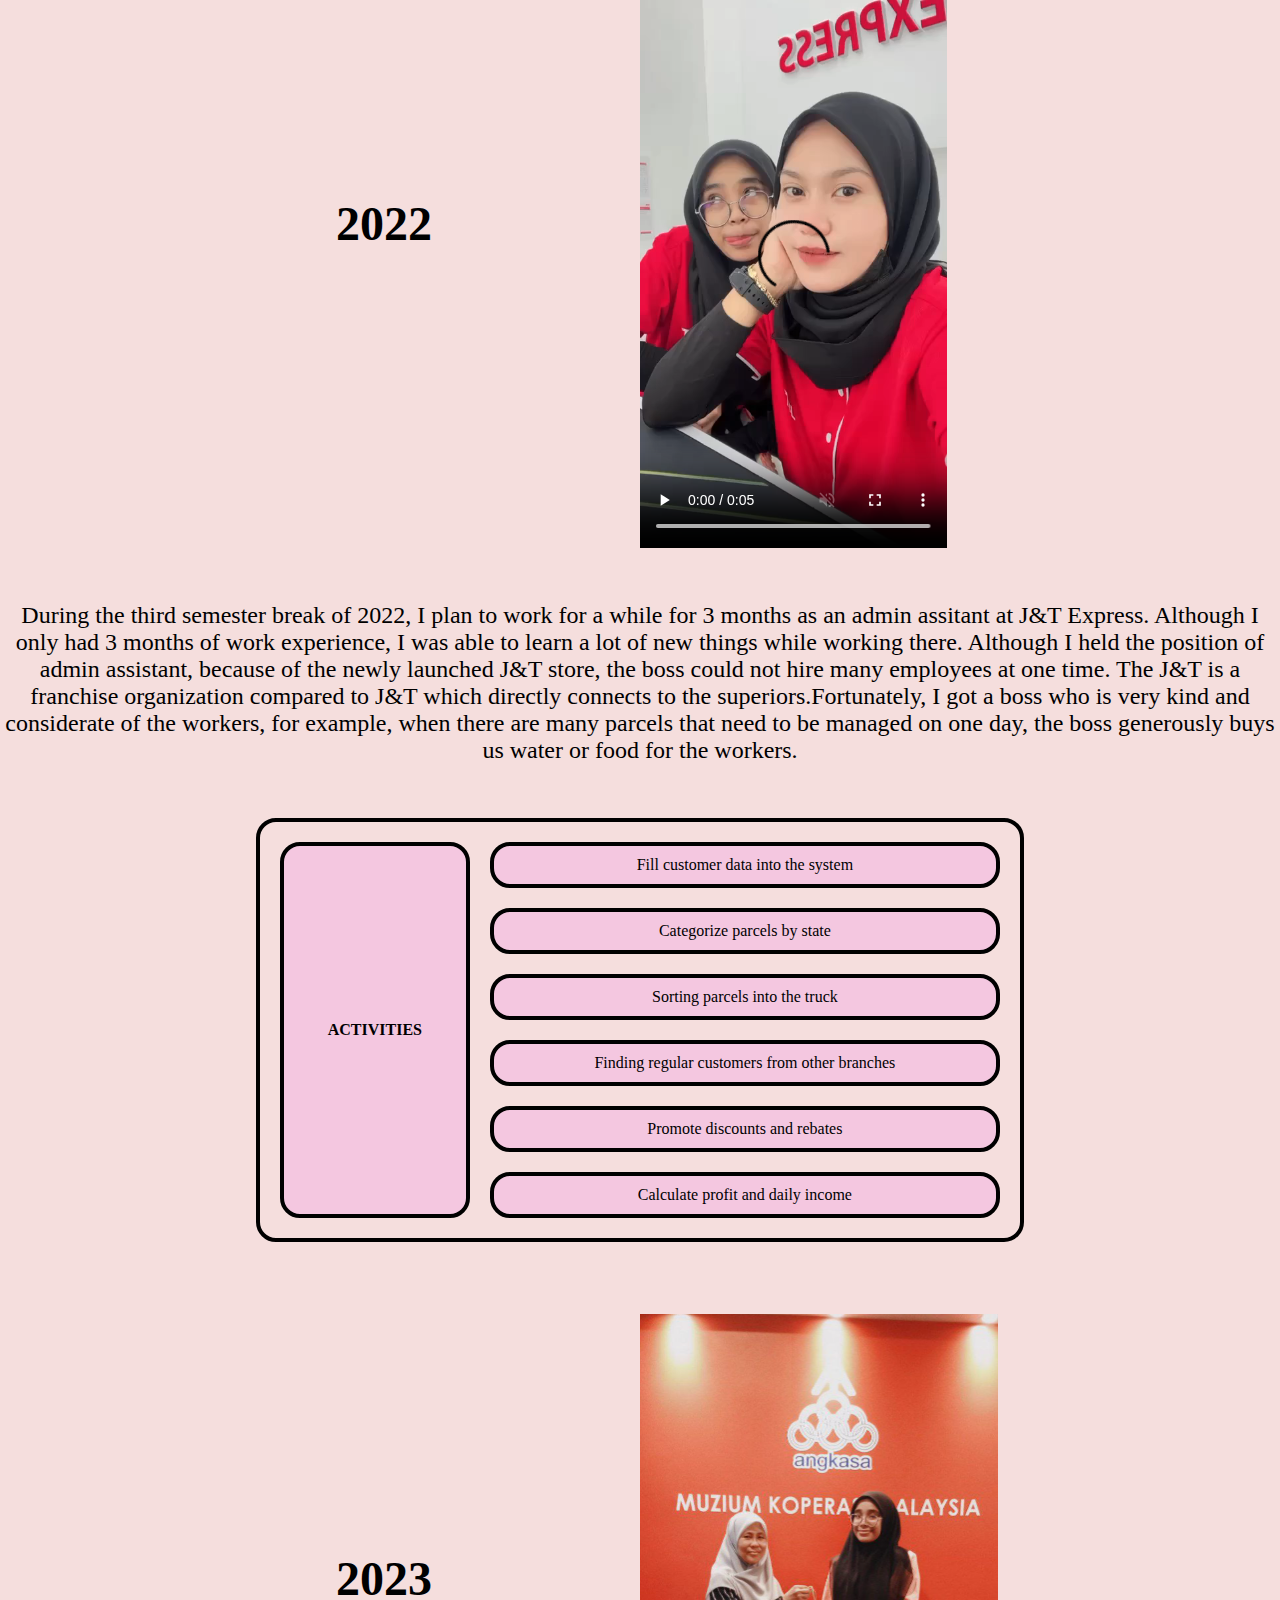
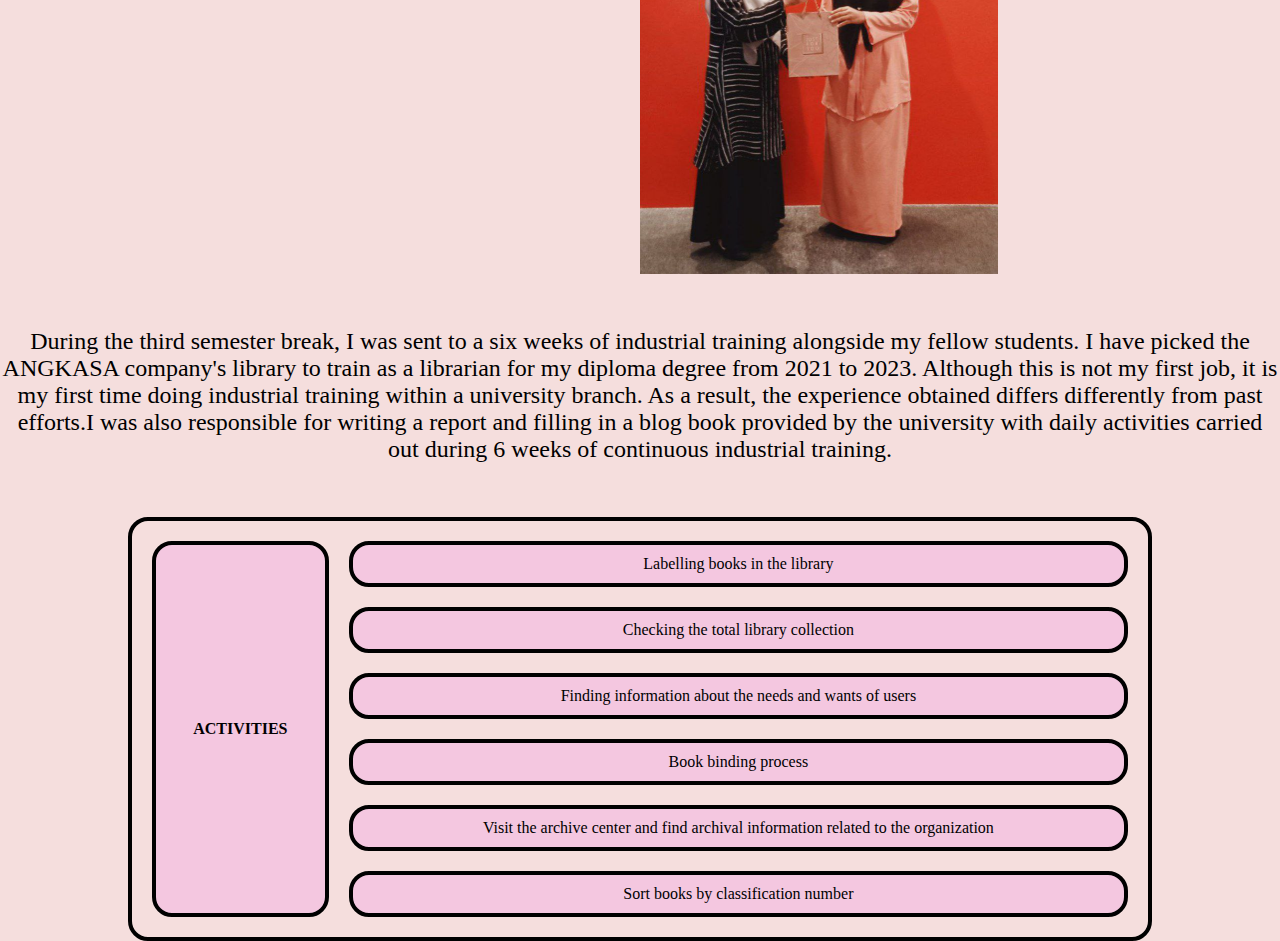
<file: experience.html>
<html>
<head>
<link rel="stylesheet" href="asset/css/thirdpage.css">
<title> MY EXPERIENCE </title>
</head>
<body style="background-color:#F5DEDD;">

<div class="header">
  <h1> MY EXPERIENCE </h1>
</div>

<br><br><br>

<main class='main'>

  <section class='left section'>

<p class="p3"> <font size="50"> <center> <b> 2021 </b> </center> </p> </font>
    
  </section>
  <section class='right section'>

<image src="asset\image\secretrecipe.jpg" width="70%">
  </section>
</main>
<br><br><br>

<font size="5" face="Candara"> <center> After finishing my studies as a form five student and getting my SPM results, I decided to work at Secret Recipe as a waitress. At that time, the entire country was hit by the Covid-19 virus and the Malaysian government required people to take a second dose. Anyone who has completed the average dose taken is allowed to dine-in at the restaurant while those who have not completed the dose are prohibited from eating at the restaurant to avoid widespread infection. Because I only had the opportunity to work for one month, so they placed me to take care and check the customer's well-being before allowing them to enter the store. Not only that, but many other things I was able to gain working there even for a short period of time. </font> </center>

<br><br><br>

<table border="2" width="60%" cellpadding="10px" cellspacing="20px" align="center">
<tr> 
<td align="center" rowspan="6" bgcolor="#F4C7E0"> <b> ACTIVITIES </b> </td>
<td align="center" bgcolor="#F4C7E0"> Serves customers </td>
</tr>

<tr> 
<td align="center" bgcolor="#F4C7E0"> Check the customer's vaccine dose </td>
</tr>

<tr> 
<td align="center" bgcolor="#F4C7E0"> Take orders from outside the restaurants </td>
</tr>

<tr> 
<td align="center" bgcolor="#F4C7E0"> Enter the customer's order data </td>
</tr>

<tr> 
<td align="center" bgcolor="#F4C7E0"> Washing dishes, bowls, spoons and cups </td>
</tr>

<tr> 
<td align="center" bgcolor="#F4C7E0"> Count the incoming cake stock </td>
</tr>
</table>
<br><br>

<main class='main'>

  <section class='left section'>

<p class="p3"> <font size="50"> <center> <b> 2022 </b> </center> </p> </font>
    
  </section>
  <section class='right section'>

<video controls autoplay muted loop>
  <source src="asset\video\j&t.mp4" type="video/mp4">
</video> 
  </section>
</main>
<br><br><br>

<font size="5" face="Candara"> <center> During the third semester break of 2022, I plan to work for a while for 3 months as an admin assitant at J&T Express. Although I only had 3 months of work experience, I was able to learn a lot of new things while working there. Although I held the position of admin assistant, because of the newly launched J&T store, the boss could not hire many employees at one time. The J&T is a franchise organization compared to J&T which directly connects to the superiors.Fortunately, I got a boss who is very kind and considerate of the workers, for example, when there are many parcels that need to be managed on one day, the boss generously buys us water or food for the workers. </font> </center>


<br><br><br>
<table border="2" width="60%" cellpadding="10px" cellspacing="20px" align="center">
<tr> 
<td align="center" rowspan="6" bgcolor="#F4C7E0"> <b> ACTIVITIES </b> </td>
<td align="center" bgcolor="#F4C7E0"> Fill customer data into the system </td>
</tr>

<tr> 
<td align="center" bgcolor="#F4C7E0"> Categorize parcels by state </td>
</tr>

<tr> 
<td align="center" bgcolor="#F4C7E0"> Sorting parcels into the truck </td>
</tr>

<tr> 
<td align="center" bgcolor="#F4C7E0"> Finding regular customers from other branches </td>
</tr>

<tr> 
<td align="center" bgcolor="#F4C7E0"> Promote discounts and rebates </td>
</tr>

<tr> 
<td align="center" bgcolor="#F4C7E0"> Calculate profit and daily income </td>
</tr>
</table>
<br><br><br><br>

<main class='main'>

  <section class='left section'>

<p class="p3"> <font size="50"> <center> <b> 2023 </b> </center> </p> </font>
    
  </section>
  <section class='right section'>

<image src="asset\image\intern.jpg" width="70%">
  </section>
</main>
<br><br><br>

<font size="5" face="Candara"> <center> During the third semester break, I was sent to a six weeks of industrial training alongside my fellow students. I have picked the ANGKASA company's library to train as a librarian for my diploma degree from 2021 to 2023. Although this is not my first job, it is my first time doing industrial training within a university branch. As a result, the experience obtained differs differently from past efforts.I was also responsible for writing a report and filling in a blog book provided by the university with daily activities carried out during 6 weeks of continuous industrial training. </font> </center>

<br><br><br> 

<table border="2" width="80%" cellpadding="10px" cellspacing="20px" align="center">
<tr> 
<td align="center" rowspan="6" bgcolor="#F4C7E0"> <b> ACTIVITIES </b> </td>
<td align="center" bgcolor="#F4C7E0"> Labelling books in the library </td>
</tr>

<tr> 
<td align="center" bgcolor="#F4C7E0"> Checking the total library collection </td>
</tr>

<tr> 
<td align="center" bgcolor="#F4C7E0"> Finding information about the needs and wants of users </td>
</tr>

<tr> 
<td align="center" bgcolor="#F4C7E0"> Book binding process </td>
</tr>

<tr> 
<td align="center" bgcolor="#F4C7E0"> Visit the archive center and find archival information related to the organization </td>
</tr>

<tr> 
<td align="center" bgcolor="#F4C7E0"> Sort books by classification number </td>
</tr>
</table>

</body>
</html>
</file>
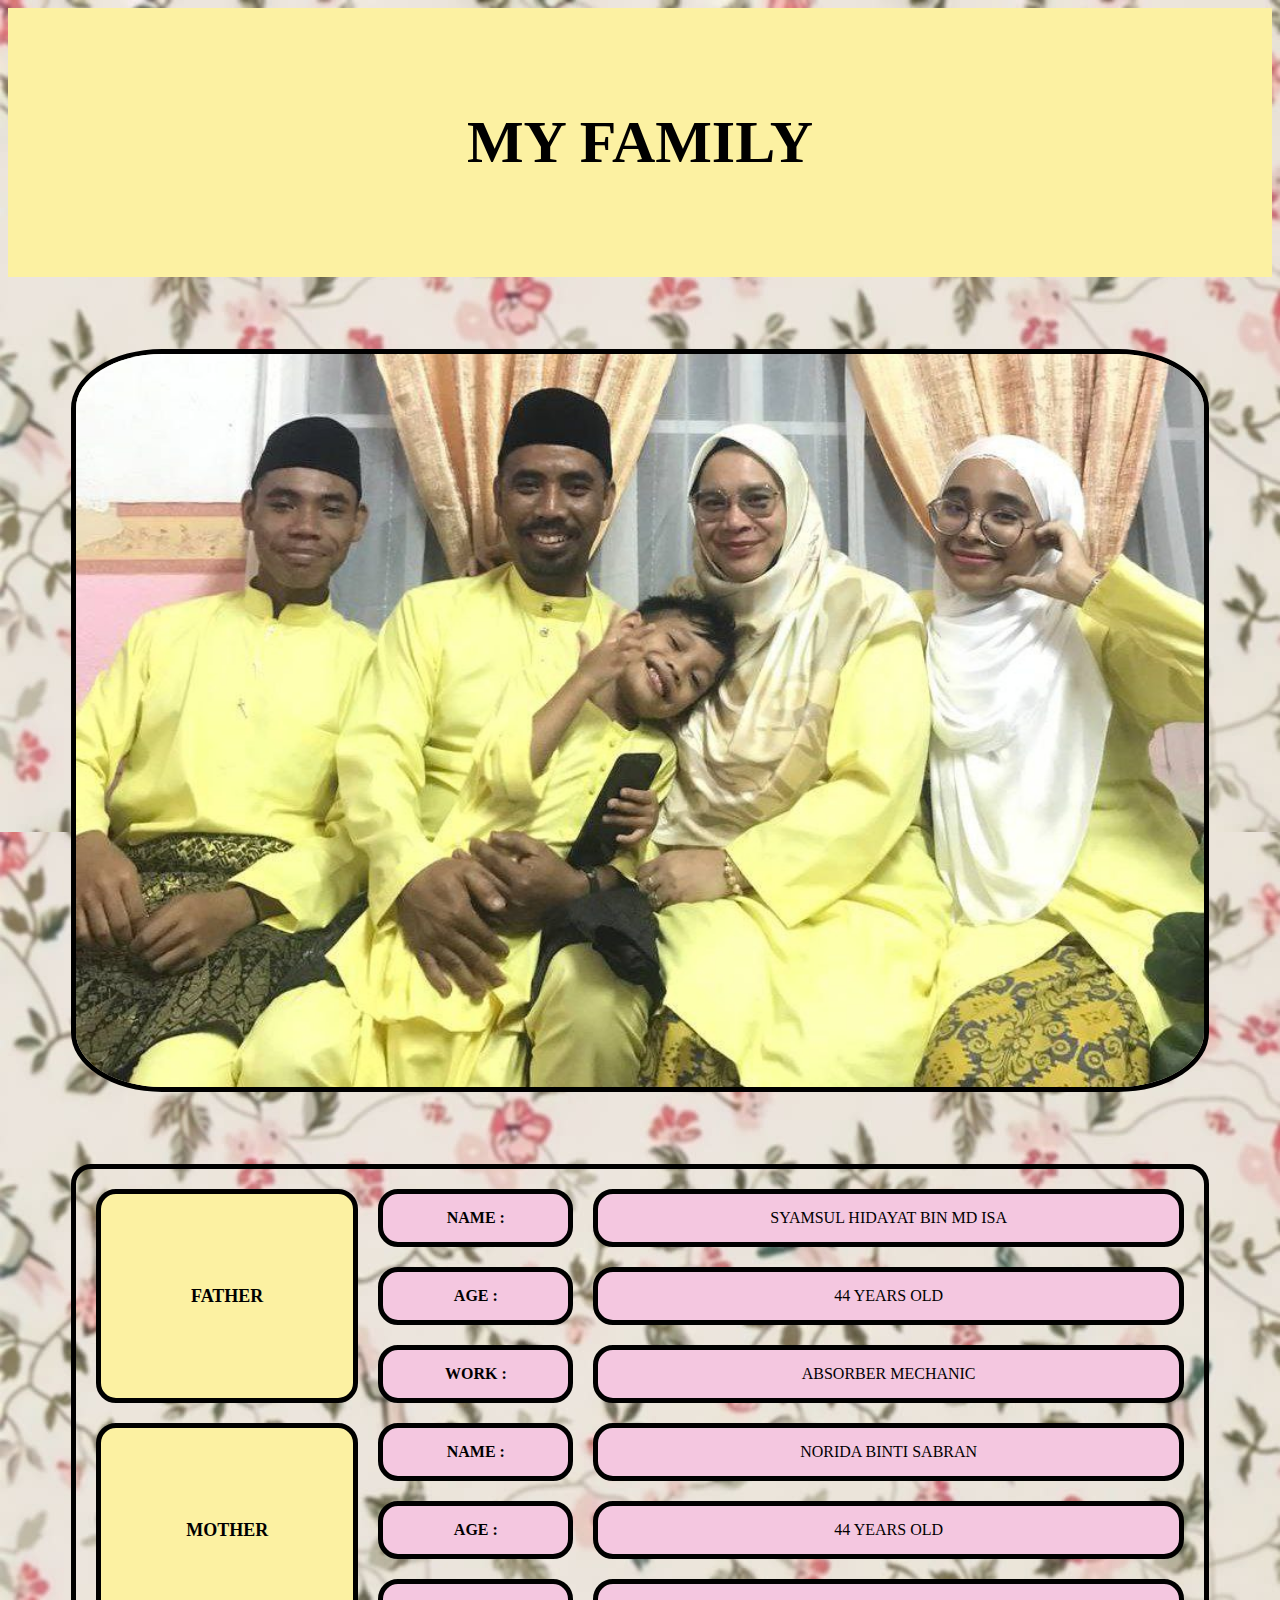
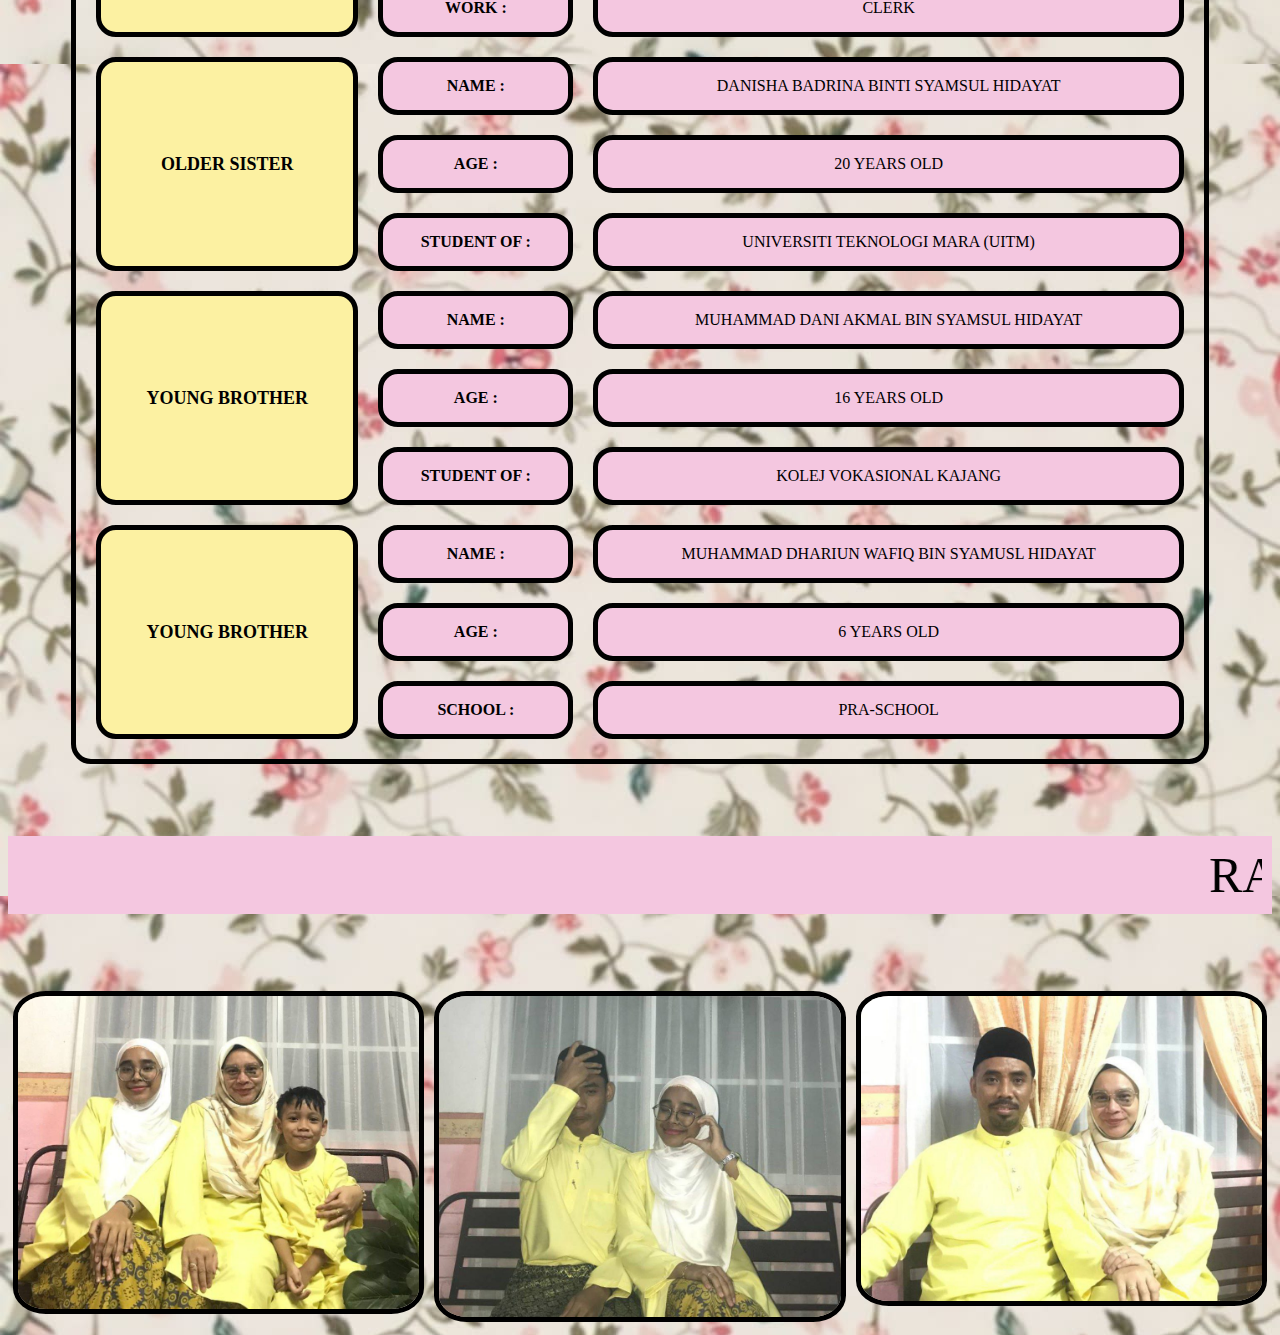
<file: family.html>
<html>
<head>
<link rel="stylesheet" href="asset/css/family.css">
<title> MY FAMILY 
</title>
</head>
<body background="asset\image\blur.jpg">

<div class="header">
  <h1> MY FAMILY </h1>
</div>
<br><br><br><br>

<center> <img src="asset\image\fam.jpg" width="90%"> </center>

<br><br><br><br>
<table border="2" width="90%" cellpadding="15px" cellspacing="20px" align="center">
<tr> 
<td align="center" rowspan="3" bgcolor="#FCF1A2"> <b> <font size="4"> FATHER </b> </td> </font>
<td align="center" bgcolor="#F4C7E0"> <b> NAME : </td>
<td align="center" bgcolor="#F4C7E0"> SYAMSUL HIDAYAT BIN MD ISA </td>
</tr>

<tr> 
<td align="center" bgcolor="#F4C7E0"> <b> AGE : </b> </td>
<td align="center" bgcolor="#F4C7E0"> 44 YEARS OLD </td>
</tr>

<tr> 
<td align="center" bgcolor="#F4C7E0"> <b> WORK : </b> </td>
<td align="center" bgcolor="#F4C7E0"> ABSORBER MECHANIC </td>
</tr>

<tr> 
<td align="center" rowspan="3" bgcolor="#FCF1A2"> <b> <font size="4"> MOTHER </b> </td> </font>
<td align="center" bgcolor="#F4C7E0"> <b> NAME : </b> </td>
<td align="center" bgcolor="#F4C7E0"> NORIDA BINTI SABRAN </td>
</tr>

<tr> 
<td align="center" bgcolor="#F4C7E0"> <b> <b> AGE : </b> </td>
<td align="center" bgcolor="#F4C7E0"> 44 YEARS OLD </td>
</tr>

<tr> 
<td align="center" bgcolor="#F4C7E0"> <b> WORK : </b> </td>
<td align="center" bgcolor="#F4C7E0"> CLERK </td>
</tr>

<tr> 
<td align="center" rowspan="3" bgcolor="#FCF1A2"> <b> <font size="4"> OLDER SISTER </b> </td> </font>
<td align="center" bgcolor="#F4C7E0"> <b> NAME : </b> </td>
<td align="center" bgcolor="#F4C7E0"> DANISHA BADRINA BINTI SYAMSUL HIDAYAT </td>
</tr>

<tr> 
<td align="center" bgcolor="#F4C7E0"> <b> AGE : </b> </td> 
<td align="center" bgcolor="#F4C7E0"> 20 YEARS OLD </td>
</tr>

<tr> 
<td align="center" bgcolor="#F4C7E0"> <b> STUDENT OF : </b> </td> 
<td align="center" bgcolor="#F4C7E0"> UNIVERSITI TEKNOLOGI MARA (UITM) </td>
</tr>

<tr> 
<td align="center" rowspan="3" bgcolor="#FCF1A2"> <font size="4"> <b> YOUNG BROTHER </b> </td> </font>
<td align="center" bgcolor="#F4C7E0"> <b> NAME : </b> </td>
<td align="center" bgcolor="#F4C7E0"> MUHAMMAD DANI AKMAL BIN SYAMSUL HIDAYAT </td>
</tr>

<tr> 
<td align="center" bgcolor="#F4C7E0"> <b> AGE : </b> </td> 
<td align="center" bgcolor="#F4C7E0"> 16 YEARS OLD </td>
</tr>

<tr> 
<td align="center" bgcolor="#F4C7E0"> <b> STUDENT OF : </b> </td> 
<td align="center" bgcolor="#F4C7E0"> KOLEJ VOKASIONAL KAJANG </td>
</tr>

<tr> 
<td align="center" rowspan="3" bgcolor="#FCF1A2"> <b> <font size="4"> YOUNG BROTHER </b> </td> </font>
<td align="center" bgcolor="#F4C7E0"> <b> NAME : </b> </td>
<td align="center" bgcolor="#F4C7E0"> MUHAMMAD DHARIUN WAFIQ BIN SYAMUSL HIDAYAT </td>
</tr>

<tr> 
<td align="center" bgcolor="#F4C7E0"> <b> AGE : </b> </td> 
<td align="center" bgcolor="#F4C7E0"> 6 YEARS OLD </td>
</tr>

<tr> 
<td align="center" bgcolor="#F4C7E0"> <b> SCHOOL : </b> </td> 
<td align="center" bgcolor="#F4C7E0"> PRA-SCHOOL </td>
</tr>
</table>

<br><br><br><br>

<footer>
<marquee> RAYA COLLECTION 
</marquee> 
</footer> 

<br><br><br><br>

<div class="row">
  <div class="column">
    <img src="asset\image\kakak.jpg" alt="Snow" style="width:100%">
  </div>
  <div class="column">
    <img src="asset\image\abang.jpg" alt="Forest" style="width:100%">
  </div>
  <div class="column">
    <img src="asset\image\papa.jpg" alt="Mountains" style="width:100%">
  </div>
 </div>

</body>
</html>
</file>
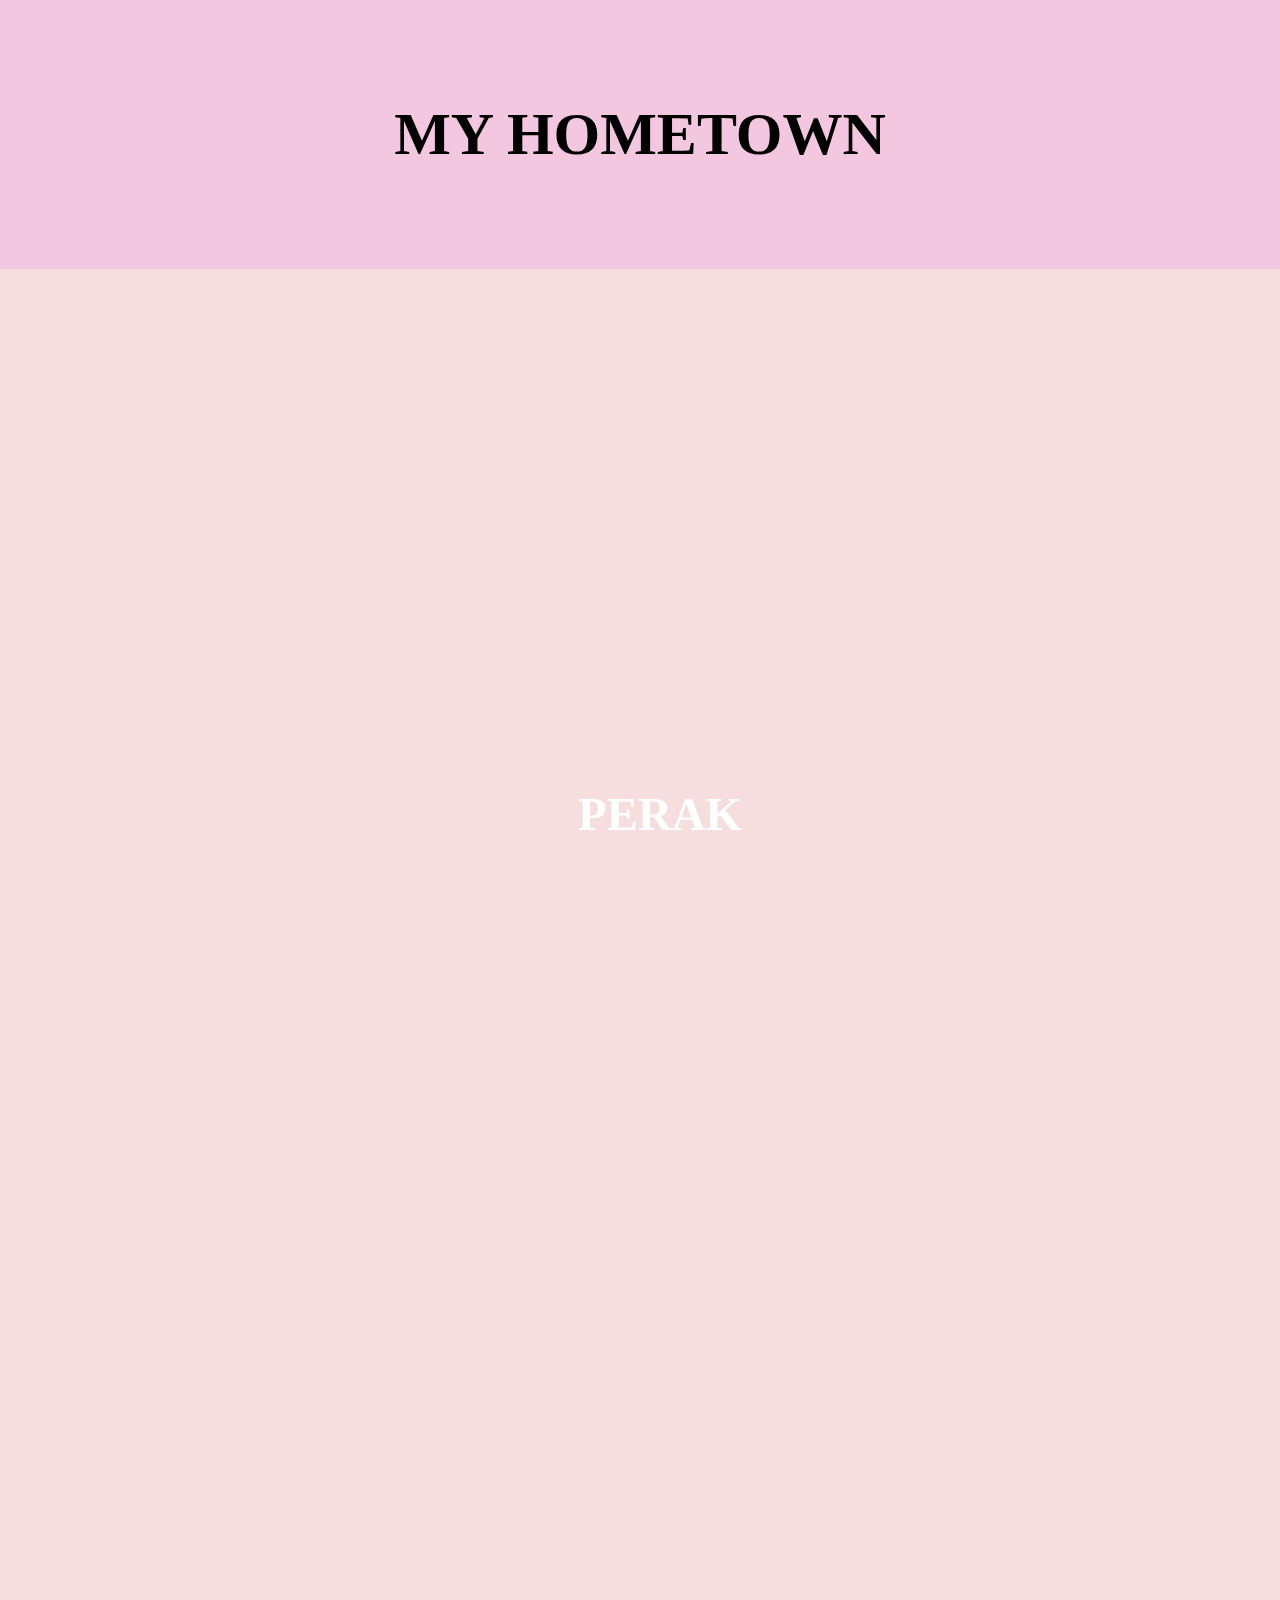
<file: hometown.html>
<html>
<head>
<link rel="stylesheet" href="asset/css/hm.css">
<meta charset="utf-8">
<title> MY HOMETOWN </title>
</head>
<body style="background-color:#F5DEDD;" >

<div class="header">
  <h1> MY HOMETOWN </h1>
</div>
<br><br><br>

<div class="bg image1"></div>
	<div class="bg image2"></div>
	<div class="bg image3"></div>
	<div class="bg image4"></div>
        <div class="bg image5"></div>
	<div class="bg image6"></div>
        <div class="bg image7"></div>
	<div class="bg image8"></div>
	<div class="text">
	   <h3> <b> PERAK </b> </h3>
	</div>

</body>
</html>
</file>
<file: asset/css/header.css>
body {
  font: Helvetica;
}


.pill-nav a {
  display: inline-block;
  color: black;
  text-align: center;
  padding: 14px;
  text-decoration: none;
  font-size: 17px;
  border-radius: 5px;
}

.pill-nav a:hover {
  background-color:#F4C7E0;
  color: black;
}

.pill-nav a.active {
  background-color:#FAE9B1;
  color: black;
}

footer {
  text-align: center;
  padding: 15px;
  background-color:#FAE9B1;
  color: black;
}

marquee {
  font-size: 15px;
  font-weight: 200;
  color:black;
  font-family: cambria;
}
</file>
<file: asset/css/title.css>
.header {
  padding: 60px;
  text-align: center;
  background: #F4C7E0;
  color: black;
  font-size: 30px;
}

table, th, td , tr {
  border: 4px solid black;
  border-radius: 20px;
}

* {
  box-sizing: border-box;
}

body {
  margin: 0;
  font-family: Arial;
}

.header {
  text-align: center;
  padding: 32px;
}

.row {
  display: -ms-flexbox; /* IE10 */
  display: flex;
  -ms-flex-wrap: wrap; /* IE10 */
  flex-wrap: wrap;
  padding: 0 4px;
}

/* Create four equal columns that sits next to each other */
.column {
  -ms-flex: 25%; /* IE10 */
  flex: 25%;
  max-width: 100%;
  padding: 0 4px;
}

.column img {
  margin-top: 8px;
  vertical-align: middle;
  width: 100%;
}

/* Responsive layout - makes a two column-layout instead of four columns */
@media screen and (max-width: 800px) {
  .column {
    -ms-flex: 50%;
    flex: 50%;
    max-width: 100%;
  }
}

/* Responsive layout - makes the two columns stack on top of each other instead of next to each other */
@media screen and (max-width: 600px) {
  .column {
    -ms-flex: 100%;
    flex: 100%;
    max-width: 100%;
  }
}
</file>
<file: asset/css/boyfriend.css>
.header {
  padding: 60px;
  text-align: center;
  background: #F4C7E0;
  color: black;
  font-size: 30px;
}

/* Slideshow container */
.slideshow-container {
  max-width: 3000px;
  position: relative;
  margin: auto;
}

/* Next & previous buttons */
.prev, .next {
  cursor: pointer;
  position: absolute;
  top: 50%;
  width: auto;
  padding: 16px;
  margin-top: -22px;
  color: white;
  font-weight: bold;
  font-size: 18px;
  transition: 0.6s ease;
  border-radius: 0 3px 3px 0;
  user-select: none;
}

/* Position the "next button" to the right */
.next {
  right: 0;
  border-radius: 3px 0 0 3px;
}

/* On hover, add a black background color with a little bit see-through */
.prev:hover, .next:hover {
  background-color: rgba(0,0,0,0.8);
}

/* Caption text */
.text {
  color: #f2f2f2;
  font-size: 60px;
  padding: 8px 12px;
  position: absolute;
  bottom: 8px;
  width: 100%;
  text-align: center;
}

/* Number text (1/3 etc) */
.numbertext {
  color: #f2f2f2;
  font-size: 12px;
  padding: 8px 12px;
  position: absolute;
  top: 0;
}

/* The dots/bullets/indicators */
.dot {
  cursor: pointer;
  height: 15px;
  width: 15px;
  margin: 0 2px;
  background-color: #bbb;
  border-radius: 50%;
  display: inline-block;
  transition: background-color 0.6s ease;
}

.active, .dot:hover {
  background-color: #717171;
}

/* Fading animation */
.fade {
  animation-name: fade;
  animation-duration: 1.5s;
}

@keyframes fade {
  from {opacity: .4} 
  to {opacity: 1}
}

/* On smaller screens, decrease text size */
@media only screen and (max-width: 300px) {
  .prev, .next,.text {font-size: 11px}
}
</file>
<file: asset/css/thirdpage.css>
.header {
  padding: 60px;
  text-align: center;
  background: #F4C7E0;
  color: black;
  font-size: 30px;
}

body {
  width: 100%;
  height: 100%;
  margin: 0;
  padding: 0;
  border: 0;
}

.main {
  display: flex;
  justify-content: center;
  align-items: center;
}

.section {
  width: 40%;
  height: 100%;
}

video {
  width: 60%;
  height: 56.25%;
  margin-top: 10.875%;
}

.p3 {
  font-family: "Times New Roman", Times, serif;
}

table, th, td , tr {
  border: 4px solid black;
  border-radius: 20px;
}
</file>
<file: asset/css/family.css>
.header {
  padding: 60px;
  text-align: center;
  background: #FCF1A2;
  color: black;
  font-size: 30px;
}

img {
  border: 5px solid black;
  border-radius: 8%;
}

table, th, td , tr {
  border: 5px solid black;
  border-radius: 20px;
}

* {
  box-sizing: border-box;
}

.column {
  float: left;
  width: 33.33%;
  padding: 5px;
}

/* Clearfix (clear floats) */
.row::after {
  content: "";
  clear: both;
  display: table;
}

footer {
  text-align: center;
  padding: 10px;
  background-color:#F4C7E0;
  color: black;
}

marquee {
  font-size: 50px;
  font-weight: 200px;
  color:black;
  font-family: Copperplate;
}
</file>
<file: asset/css/hm.css>
.header {
  padding: 60px;
  text-align: center;
  background: #F4C7E0;
  color: black;
  font-size: 30px;
}

 body, html {
	  height: 100%;
	  margin: 0;
	}
.bg {
      height: 50%;
	  background-position: center;
	  background-repeat: no-repeat;
	  background-size: cover;
   }
   
/* Adding image to each div */
    .image1 {
	  background-image: url("file:///C:/Users/Acer/Favorites/Downloads/INDIVIDUAL%20ASSIGNMENT%20IMD311/asset/image/banpecah.jpg");
	}
	.image2 {
	  background-image: url("file:///C:/Users/Acer/Favorites/Downloads/INDIVIDUAL%20ASSIGNMENT%20IMD311/asset/image/kangsar.jpg");
	}
	.image3 {
	  background-image: url("file:///C:/Users/Acer/Favorites/Downloads/INDIVIDUAL%20ASSIGNMENT%20IMD311/asset/image/pangkor.jpg");
	}
	.image4 {
	  background-image: url("file:///C:/Users/Acer/Favorites/Downloads/INDIVIDUAL%20ASSIGNMENT%20IMD311/asset/image/castle.jpg");
	}
        .image5 {
	  background-image: url("file:///C:/Users/Acer/Favorites/Downloads/INDIVIDUAL%20ASSIGNMENT%20IMD311/asset/image/taiping.jpg");
	}
	.image6 {
	  background-image: url("file:///C:/Users/Acer/Favorites/Downloads/INDIVIDUAL%20ASSIGNMENT%20IMD311/asset/image/telukintan.jpg");
	}
        .image7 {
	  background-image: url("file:///C:/Users/Acer/Favorites/Downloads/INDIVIDUAL%20ASSIGNMENT%20IMD311/asset/image/tambun.jpg");
	}
	.image8 {
	  background-image: url("file:///C:/Users/Acer/Favorites/Downloads/INDIVIDUAL%20ASSIGNMENT%20IMD311/asset/image/ipoh.jpg");
	}

.text {
	   font-size: 40px;
	   text-align: center;
	   position: fixed;
	   top: 80%;
	   left: 30%;
	   width: 40%;
	   padding: 20px;
	   background-color: rgba(0,0,0,0.5)
	   background-color: rgb(0,0,0); /*if image does not loads */
	   color: white;
	}
</file>
